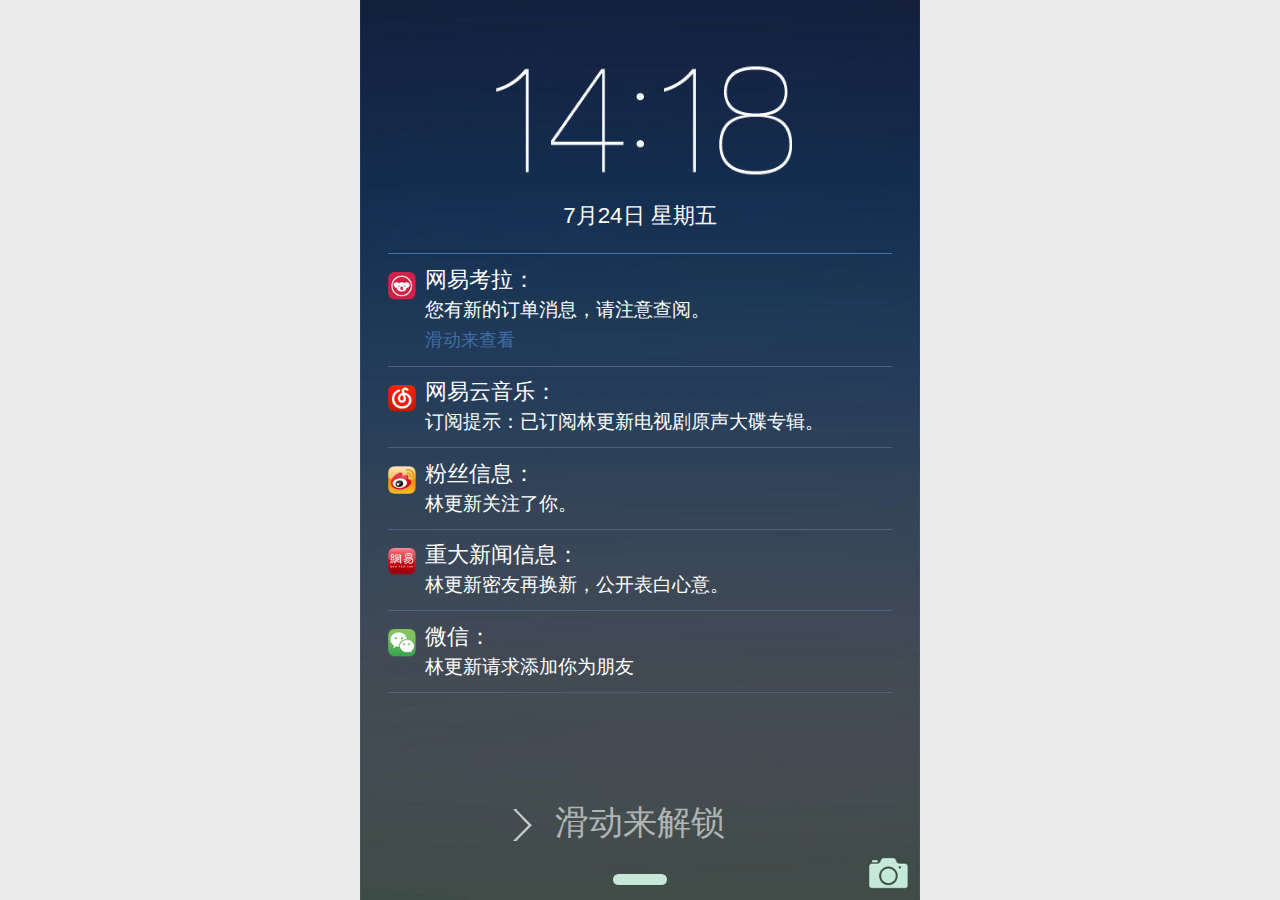
<file: local/index.html>
<!DOCTYPE html>
<html>
<head>
<meta charset="utf-8">
<title>林更新</title>
<meta name="keywords" content="林更新跟你表白了">
<meta name="description" content="林更新跟你表白了">
<meta name="viewport" content="width=device-width,initial-scale=1.0,maximum-scale=1.0,user-scalable=no">
<meta name="format-detection" content="telephone=no">
<meta name="format-detection" content="address=no">
<meta name="applicable-device" content="mobile">
<!--usemin css(pkg/index.css)-->
<link type="text/css" rel="stylesheet" href="css/swiper.css">
<link type="text/css" rel="stylesheet" href="css/index.css">
<!--end-->
</head>
<body>
<div id="share_content" class="hide">
    <p id="share_title" pub-name="分享标题">林更新微信表白，露骨聊天记录曝光！</p>
    <p id="share_desc" pub-name="分享正文"></p>
</div>
<div class="viewtips" id="forhorview">
    <i></i>
    为了更好的体验，请在竖屏下浏览~
</div>

<div id="loading">
    <div class="tip">
    <div class="tip-logo"></div>
    <div class="tip-line">
        <i></i>
    </div>
    <span>0</span>%
    </div>
</div>

<div class="main" id="Jmain">

    <div class="stage stage1">
        <!-- <a href="javascript:;" class="slide-btn" id="Jslidebtn">
            <em></em>
        </a> -->
        <div class="stage-time">
            <div class="time-num time-num1"></div>
            <div class="time-num time-num2"></div>
            <div class="time-dot"></div>
            <div class="time-num time-num3"></div>
            <div class="time-num time-num4"></div>
            <!-- <p>1:03</p> -->
            <p>3月14日 星期一</p>
        </div>
        <div class="m-mess m-messA">
            <p class="m-mess-name">网易考拉：</p>
            <p>您有新的订单消息，请注意查阅。</p>
            <p><span>滑动来查看</span></p>
            <i class="m-mess-icon"></i>
        </div>
        <div class="m-mess m-messB">
            <p class="m-mess-name">网易云音乐：</p>
            <p>订阅提示：已订阅林更新电视剧原声大碟专辑。</p>
            <!-- <p><span>滑动来查看</span></p> -->
            <i class="m-mess-icon"></i>
        </div>
        <div class="m-mess m-messC">
            <p class="m-mess-name">粉丝信息：</p>
            <p>林更新关注了你。</p>
            <!-- <p><span>滑动来查看</span></p> -->
            <i class="m-mess-icon"></i>
        </div>
        <div class="m-mess m-messD">
            <p class="m-mess-name">重大新闻信息：</p>
            <p>林更新密友再换新，公开表白心意。</p>
            <!-- <p><span>滑动来查看</span></p> -->
            <i class="m-mess-icon"></i>
        </div>
        <div class="m-mess m-messE" id="Jmessbtn">
            <p class="m-mess-name">微信：</p>
            <p>林更新请求添加你为朋友</p>
            <!-- <p><span>滑动来查看</span></p> -->
            <i class="m-mess-icon"></i>
        </div>
        <a href="javascript:;" class="slide-btn" id="Jslidebtn">
            <em id="Jslidebtnem"></em> 滑动来解锁
        </a>
        <div class="iconA"></div>
        <div class="iconB"></div>

    </div>


    <div class="stage stage2">
        <div class="m-messwin swiper-container" id="Jmesswin">
            <div class="swiper-wrapper">
                <div class="swiper-slide">
                    <div class="m-messwin-tips">你已添加了林更新，现在可以开始聊天了。</div>
                    <p>
                        <span class="s-icon"></span>
                        <span class="s-txt">终于找到你了，怕再次失去你，请原谅我黑进了你的手机。 </span>
                    </p>
                    <p>
                        <span class="s-icon"></span>
                        <span class="s-txt">担心你饿坏了，所以我帮你订了一堆零食。</span>
                    </p>
                    <p>
                        <span class="s-icon"></span>
                        <span class="s-txt">在你无聊的时候，不用怕，有我电视剧的原声大碟陪着你。 </span>
                    </p>
                    <p>
                        <span class="s-icon"></span>
                        <span class="s-txt">已跟你在微博上互相关注，让我来当你的私人段子手，好吗？  </span>
                    </p>
                    <p>
                        <span class="s-icon"></span>
                        <span class="s-txt">我是真心的，我已跟媒体公开了我们的关系，我们的感情会受到大家 的祝福。 </span>
                    </p>
                    <p>
                        <span class="s-icon"></span>
                        <span class="s-txt">为了防止你太想念我，所以我决定把我的照片发给你，请收好。 </span>
                    </p>
                    <p class="p-imgA">
                        <span class="s-icon"></span>
                        <span class="s-txt s-img"></span>
                    </p>
                    <p class="p-imgB">
                        <span class="s-icon"></span>
                        <span class="s-txt s-img"></span>
                    </p>
                    <p class="p-imgC">
                        <span class="s-icon"></span>
                        <span class="s-txt s-img"></span>
                    </p>
                    <p class="p-imgD">
                        <span class="s-icon"></span>
                        <span class="s-txt s-img"></span>
                    </p>
                    <p class="p-imgE">
                        <span class="s-icon"></span>
                        <span class="s-txt s-img"></span>
                    </p>
                    <p class="p-imgF">
                        <span class="s-icon"></span>
                        <span class="s-txt s-img"></span>
                    </p>
                    <p>
                        <span class="s-icon"></span>
                        <span class="s-txt">你还不理我</span>
                    </p>
                </div>
            </div>
        </div>

        <div class="m-messinput">
            <div class="m-messinput-tool">
                <span></span>
                <span id="Jmessinputtxt"></span>
                <span id="Jmesssent">发送</span>
                <span></span>
            </div>
            <p data-num="0"></p>
            <p data-num="1"></p>
            <a href="javascript:;">发送</a>
        </div>
        <div class="dead-lock" id="Jdead">
            <span></span>
        </div>
        <div class="chose" id="Jchose">
            <div class="chose-con">
                <p>受到林更新表白轰炸骚扰，<br>是否关闭微信？</p>
                <div class="chose-btn">
                    <a href="javascript:;">是！我已<br>不能直视！</a>
                    <a href="javascript:;">不！我就<br>要看！</a>
                </div>
            </div>
        </div>

    </div>

    <div class="stage stage3" id="Jgamestage">
        <div class="bottom-bg"></div>
        <div class="game-top">
            <div class="game-time">
                <i>10</i>
                <span></span>
            </div>
            <div class="game-hit">0</div>
        </div>
        <div class="game-rule">
            若爱，请深爱！<br>
            不爱，请虐待！<br>
            暴虐小新10秒，<br>
            不然他还会咬住你不放哦！<br>
            <span>（请10秒内连击屏幕）</span>
        </div>
        <div class="game-peo">
            <span></span>
        </div>
        <a href="javascript:;" class="game-play" id="Jgameplay"></a>
        <div class="game-btn">
            <a href="javascript:;"></a>
            <a href="javascript:;"></a>
        </div>
        <div class="num">
            <i>3</i>
        </div>
        <div class="end-tip" id="Jendtip"></div>


    </div>
    <div class="stage stage4">
        <video class="video-box" id="Jvideo" x-webkit-airplay="true" webkit-playsinline="true" preload="auto" src="data/gaobai.mp4"></video>
    </div>

    <div class="stage stage5">
        <a class="stage-video" href="javascript:;" id="Jvideobtn">
            <span></span>
        </a>
        <a href="javascript:;" class="btn btnA" id="Jstage4btnA"></a>
        <!-- <p class="p2"></p>
        <a href="http://jshm.163.com/m/" class="btn btnB"></a> -->
        <div id="NIE-share-m" class="NIE-share-m">
            <div class="NIE-share-guide"><div class="arrow_line"><em></em><i></i><span></span></div><p>点击右上角<br>分享到朋友圈吧！</p></div>
        </div>
    </div>

    <div class="new-share-pop">
        <div class="share-pop-content"></div>
    </div>

    <audio id="Jaudiomess" class="media-audio" src="data/mess.mp3" preload="">
    <audio id="Jaudiounlock" class="media-audio" src="data/unlock.mp3" preload="">
    </audio>
    <audio class="media-audio Jaudiowuqi" src="data/wq1.mp3"></audio>
    <audio class="media-audio Jaudiowuqi" src="data/wq2.mp3"></audio>
    <audio class="media-audio Jaudiowuqi" src="data/wq2.mp3"></audio>
    <audio class="media-audio Jaudiowuqi" src="data/wq2.mp3"></audio>
    <audio class="media-audio Jaudiowuqi" src="data/wq2.mp3"></audio>

    <div class="new-share-pop">
        <div class="share-pop-content"></div>
    </div>

</audio></div>
<script src="http://res.wx.qq.com/open/js/jweixin-1.0.0.js"></script>
<script>document.write('<script src="http://www.huihaicenter.com/api/wx/jssdk.php?url=' + encodeURIComponent(window.location.href) + '"><\/script>');</script>
<!--usemin js(pkg/share.js)-->
<script charset="utf-8" src="js/app/share.js"></script>
<!--end-->

<!--usemin js(pkg/lib.js)-->
<script charset="utf-8" src="js/lib/zepto.min.js"></script>
<script charset="utf-8" src="js/lib/swiper.js"></script>
<!--end-->

<!--usemin js(pkg/index.js)-->
<script charset="utf-8" src="js/lib/preloadjs.min.js"></script>
<script charset="utf-8" src="js/app/index.js"></script>
<!--end-->
<script type="text/javascript">var cnzz_protocol = (("https:" == document.location.protocol) ? " https://" : " http://");document.write(unescape("%3Cspan id='cnzz_stat_icon_1257952755'%3E%3C/span%3E%3Cscript src='" + cnzz_protocol + "s95.cnzz.com/z_stat.php%3Fid%3D1257952755' type='text/javascript'%3E%3C/script%3E"));</script>
</body>
</html>
</file>
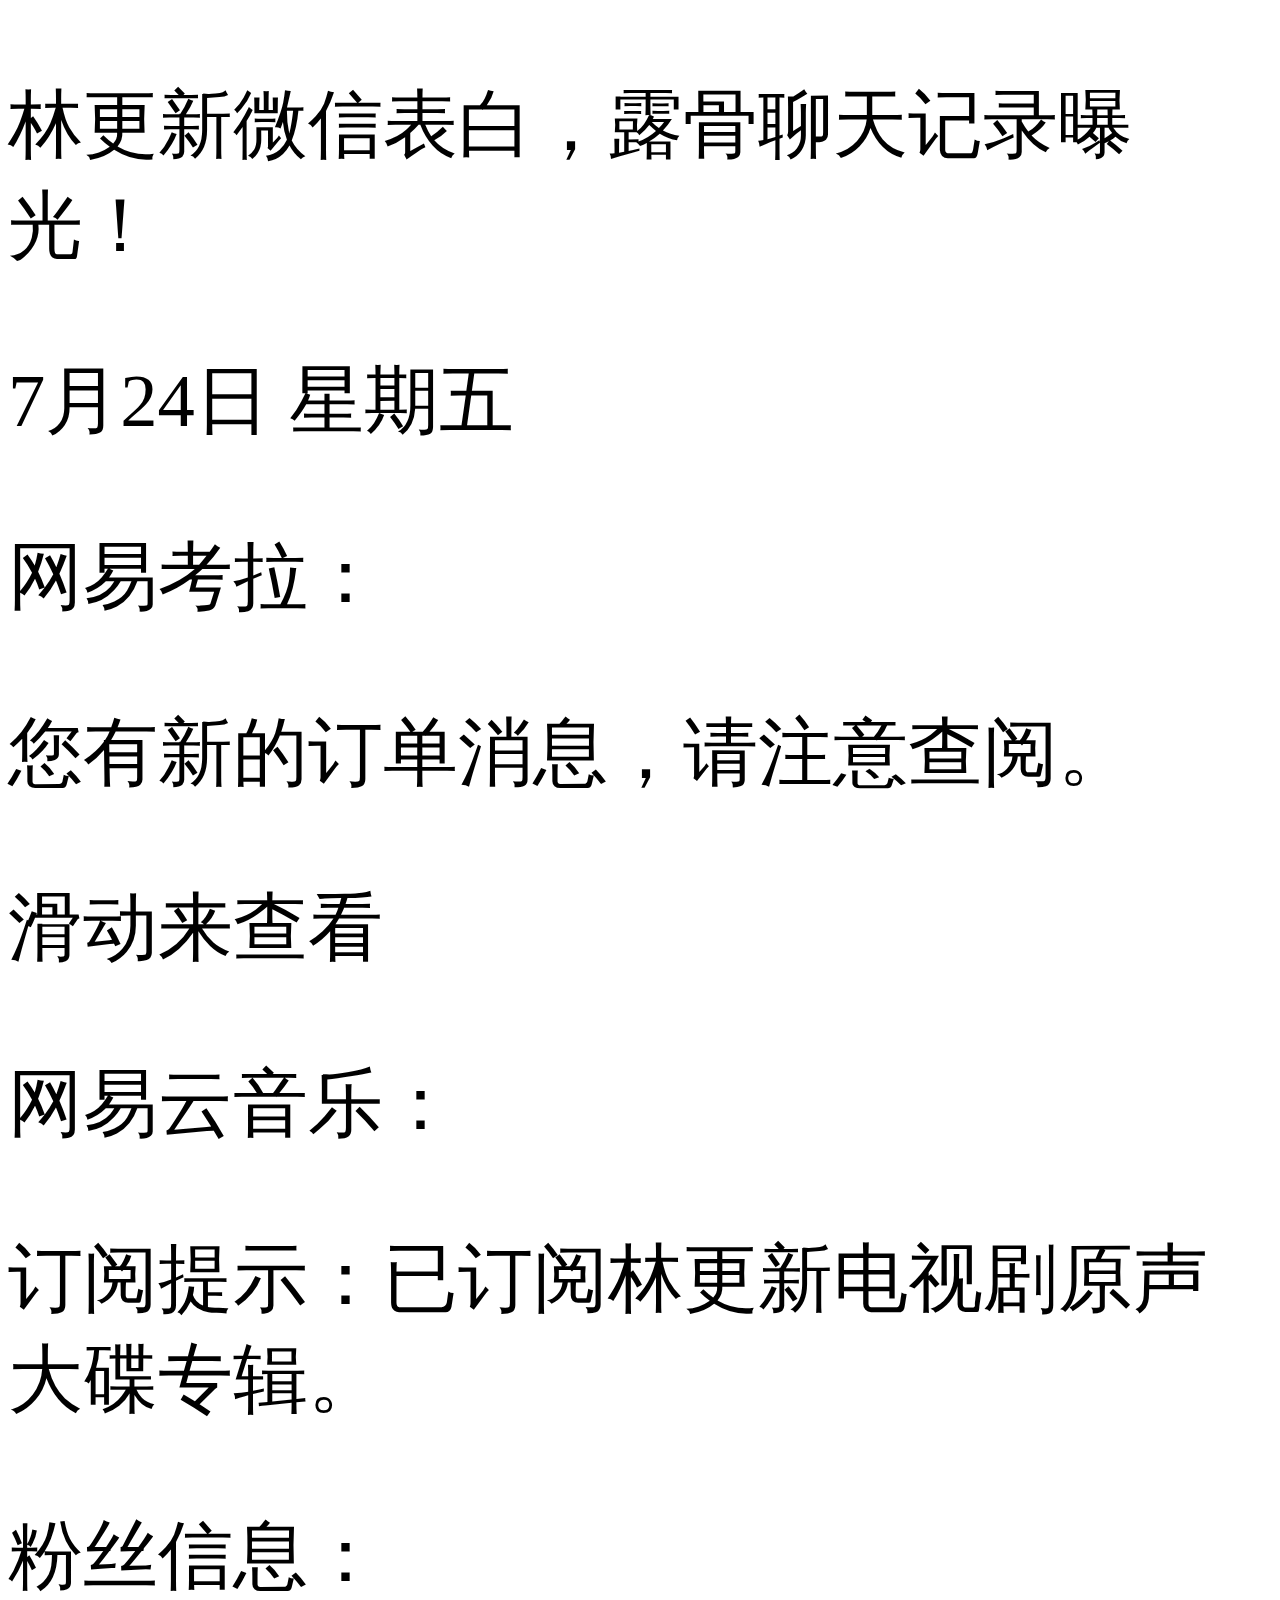
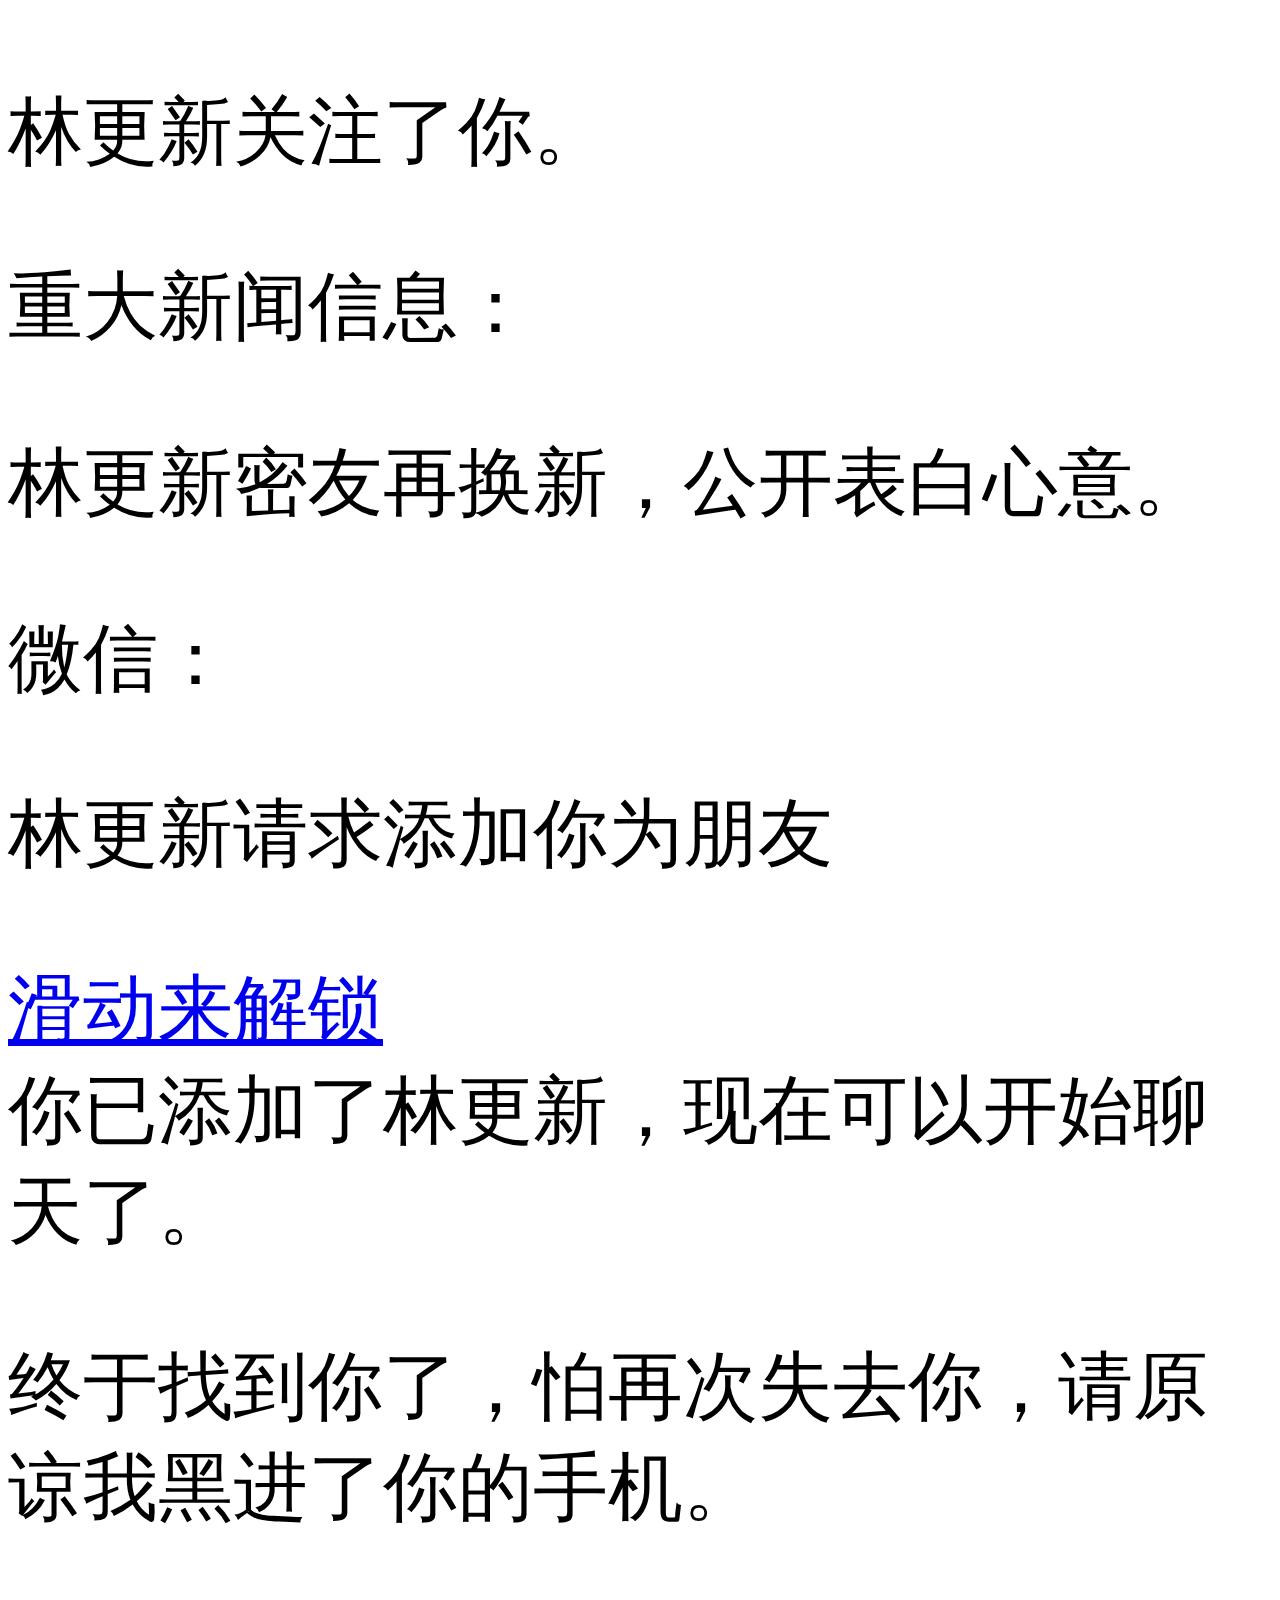
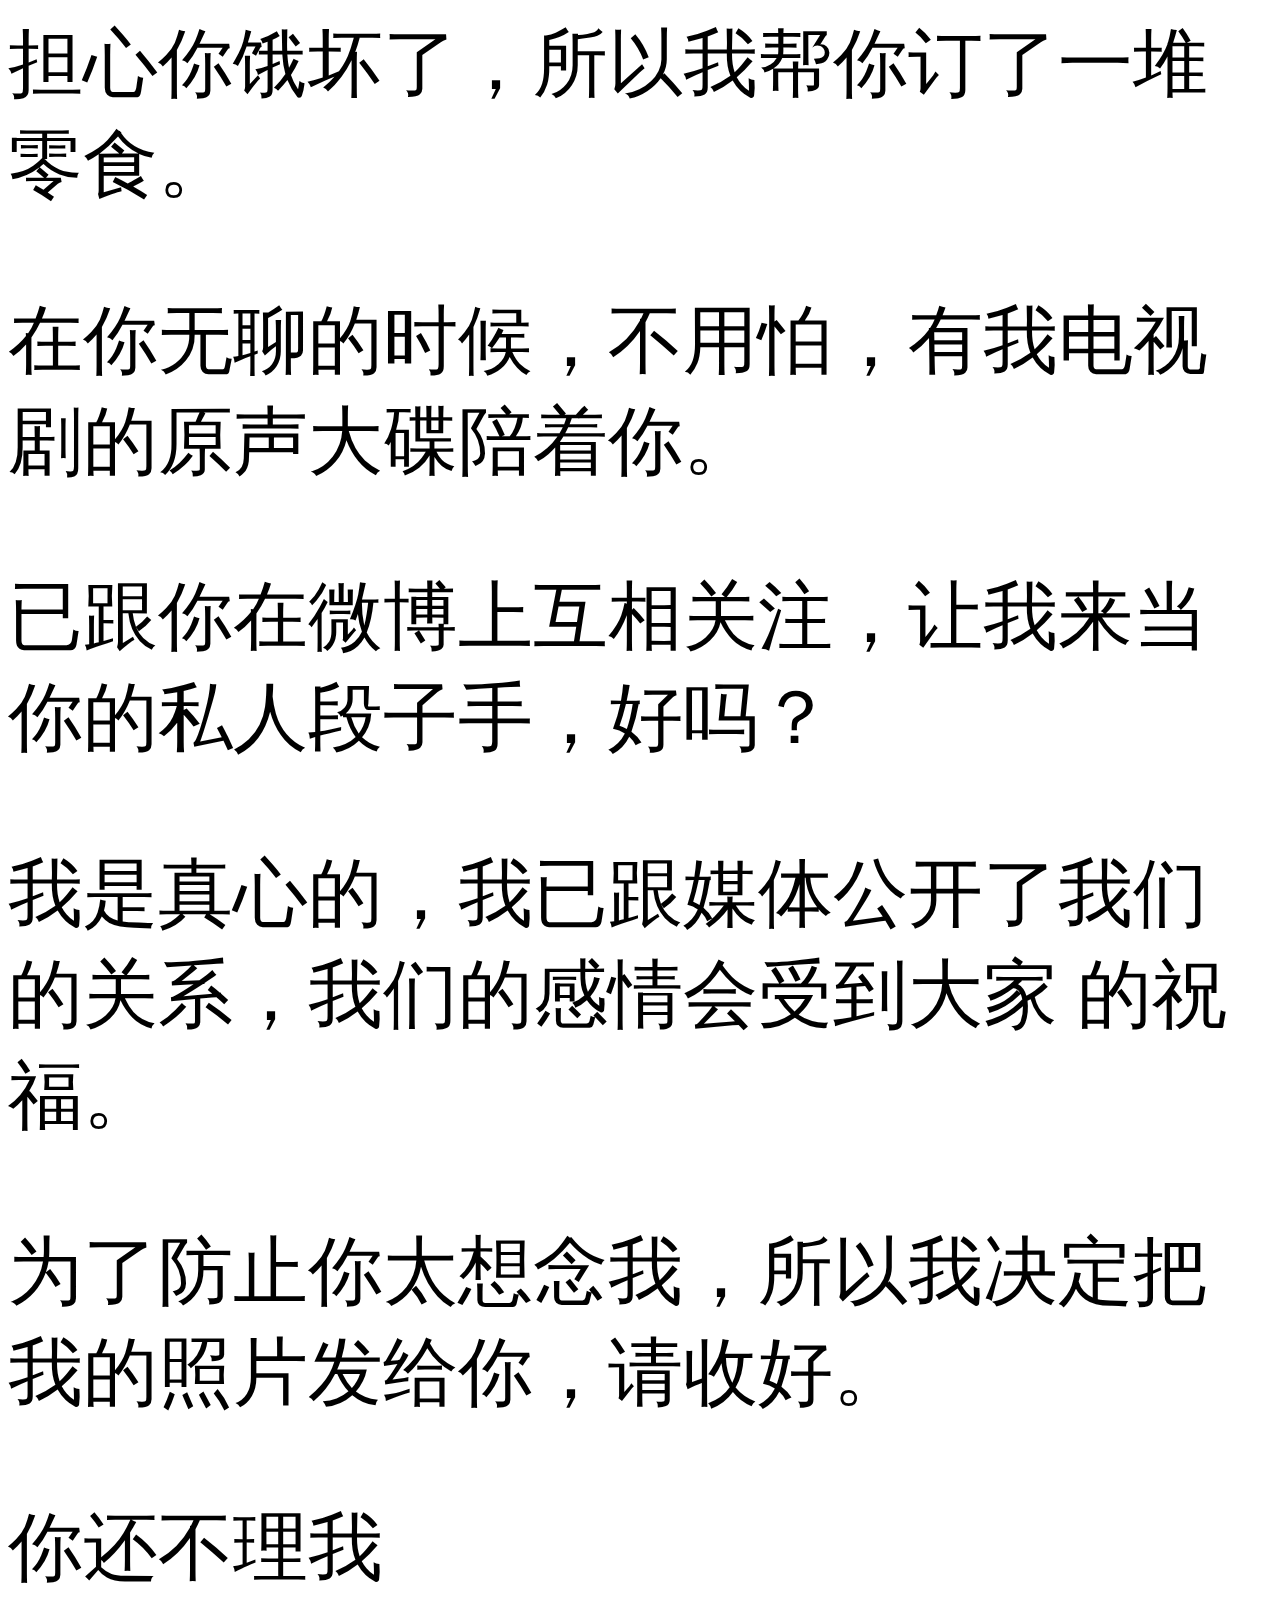
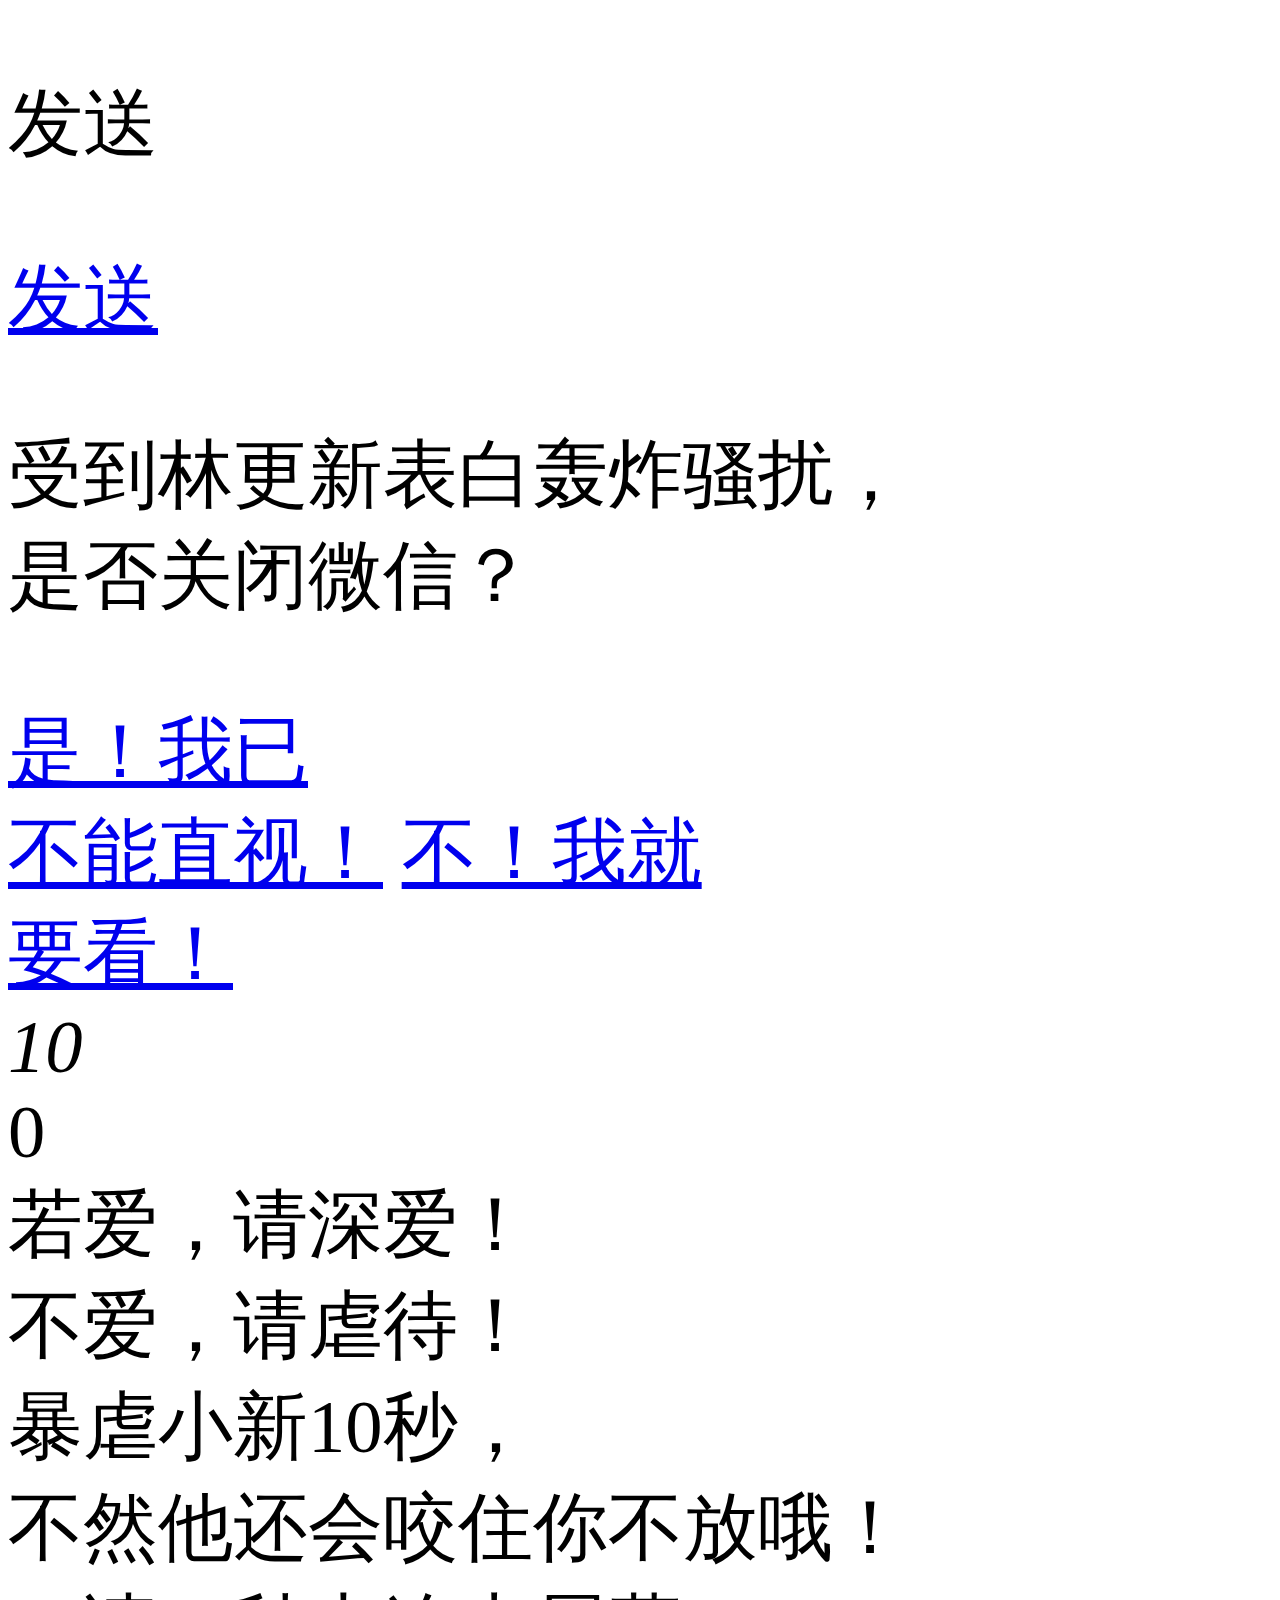
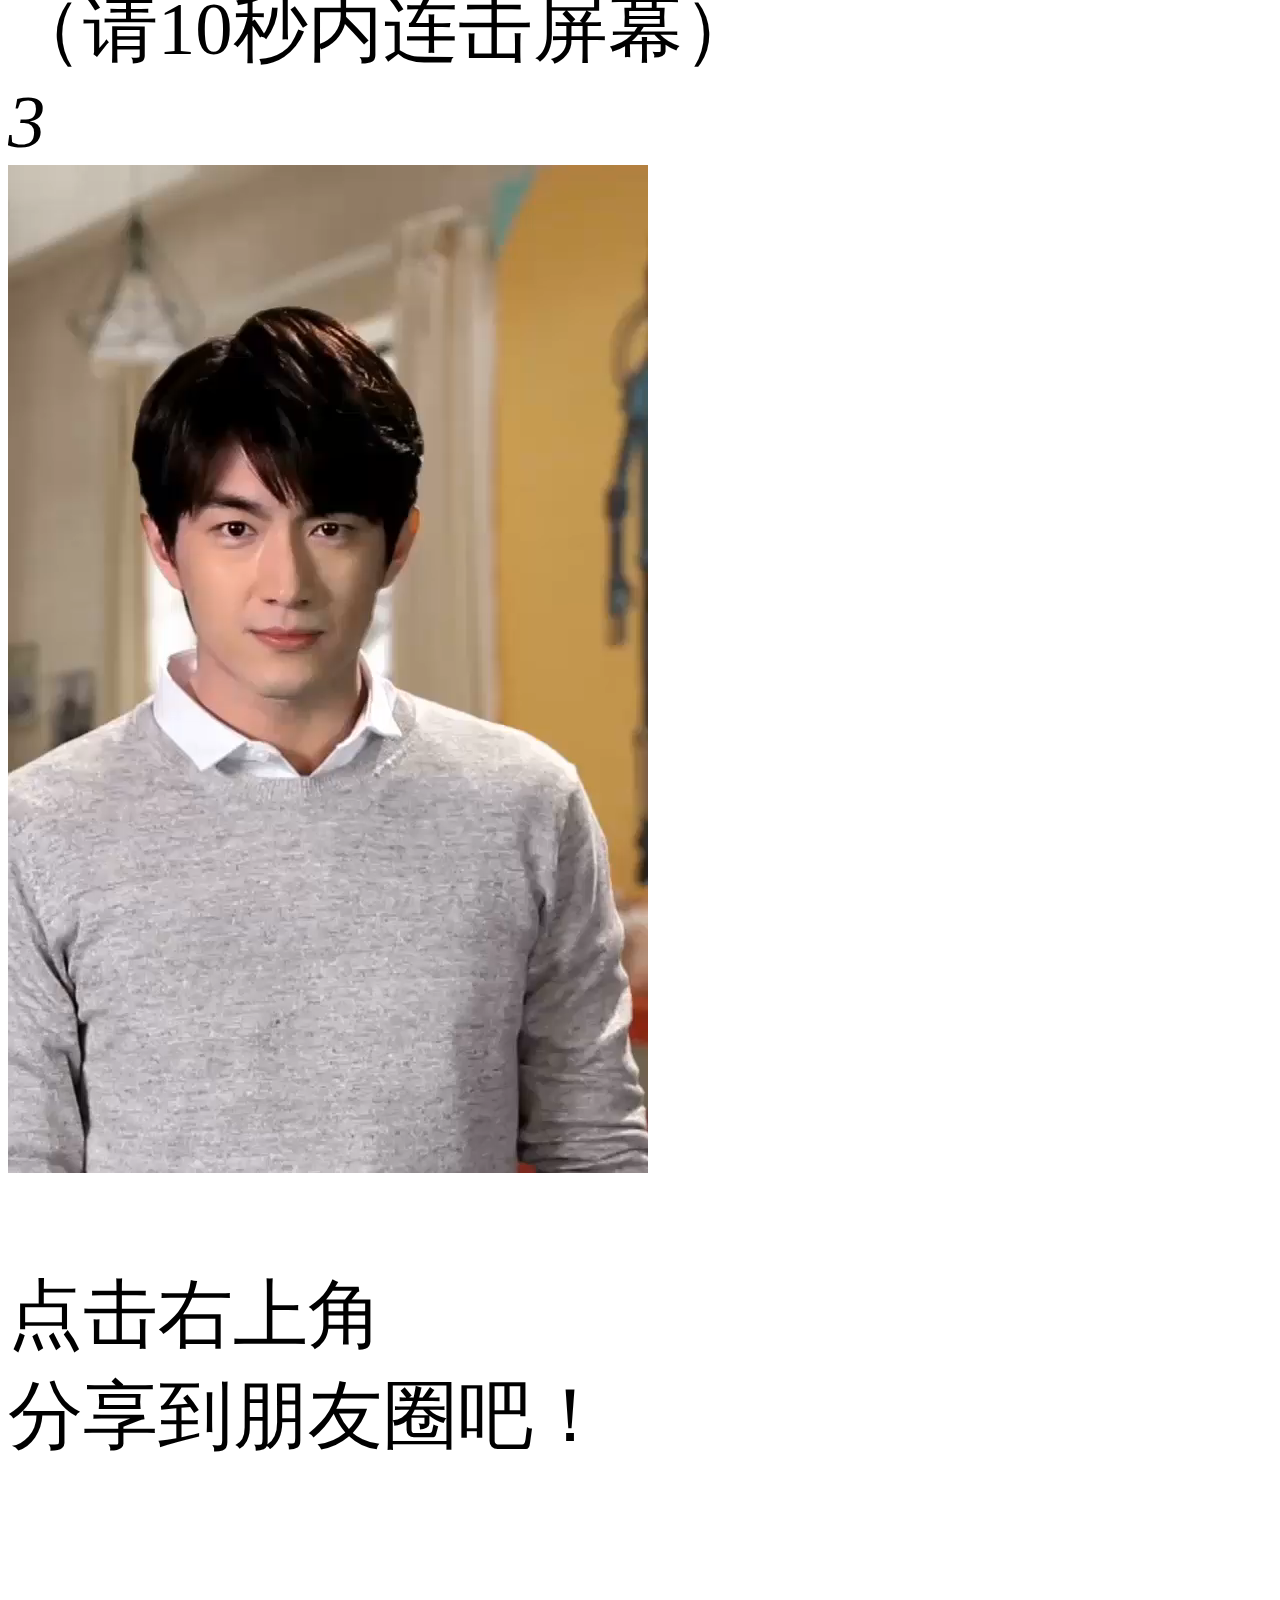
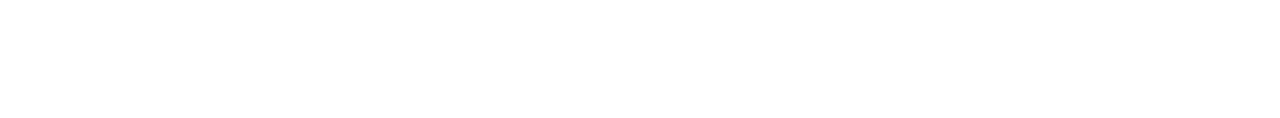
<file: src/index.html>
<!DOCTYPE html>
<html>
<head>
<meta charset="utf-8">
<title>林更新</title>
<meta name="keywords" content="林更新跟你表白了" />
<meta name="description" content="林更新跟你表白了" />
<meta name="viewport" content="width=device-width,initial-scale=1.0,maximum-scale=1.0,user-scalable=no"/>
<meta name="format-detection" content="telephone=no"/>
<meta name="format-detection" content="address=no"/>
<meta name="applicable-device"content="mobile">
<!--usemin css(pkg/index.css)-->
<link type="text/css" rel="stylesheet" href="css/swiper.css">
<link type="text/css" rel="stylesheet" href="css/index.less">
<!--end-->
</head>
<body>
<div id="share_content" class="hide">
    <p id="share_title" pub-name="分享标题">林更新微信表白，露骨聊天记录曝光！</p>
    <p id="share_desc" pub-name="分享正文"></p>
</div>
<div class="viewtips" id="forhorview">
    <i></i>
    为了更好的体验，请在竖屏下浏览~
</div>

<div id="loading">
    <div class="tip">
    <div class="tip-logo"></div>
    <div class="tip-line">
        <i></i>
    </div>
    <span>0</span>%
    </div>
</div>

<div class="main" id="Jmain">

    <div class="stage stage1">
        <!-- <a href="javascript:;" class="slide-btn" id="Jslidebtn">
            <em></em>
        </a> -->
        <div class="stage-time">
            <div class="time-num time-num1"></div>
            <div class="time-num time-num2"></div>
            <div class="time-dot"></div>
            <div class="time-num time-num3"></div>
            <div class="time-num time-num4"></div>
            <!-- <p>1:03</p> -->
            <p>3月14日 星期一</p>
        </div>
        <div class="m-mess m-messA">
            <p class="m-mess-name">网易考拉：</p>
            <p>您有新的订单消息，请注意查阅。</p>
            <p><span>滑动来查看</span></p>
            <i class="m-mess-icon"></i>
        </div>
        <div class="m-mess m-messB">
            <p class="m-mess-name">网易云音乐：</p>
            <p>订阅提示：已订阅林更新电视剧原声大碟专辑。</p>
            <!-- <p><span>滑动来查看</span></p> -->
            <i class="m-mess-icon"></i>
        </div>
        <div class="m-mess m-messC">
            <p class="m-mess-name">粉丝信息：</p>
            <p>林更新关注了你。</p>
            <!-- <p><span>滑动来查看</span></p> -->
            <i class="m-mess-icon"></i>
        </div>
        <div class="m-mess m-messD">
            <p class="m-mess-name">重大新闻信息：</p>
            <p>林更新密友再换新，公开表白心意。</p>
            <!-- <p><span>滑动来查看</span></p> -->
            <i class="m-mess-icon"></i>
        </div>
        <div class="m-mess m-messE" id="Jmessbtn">
            <p class="m-mess-name">微信：</p>
            <p>林更新请求添加你为朋友</p>
            <!-- <p><span>滑动来查看</span></p> -->
            <i class="m-mess-icon"></i>
        </div>
        <a href="javascript:;" class="slide-btn" id="Jslidebtn">
            <em id="Jslidebtnem"></em> 滑动来解锁
        </a>
        <div class="iconA"></div>
        <div class="iconB"></div>

    </div>


    <div class="stage stage2">
        <div class="m-messwin swiper-container" id="Jmesswin">
            <div class="swiper-wrapper">
                <div class="swiper-slide">
                    <div class="m-messwin-tips">你已添加了林更新，现在可以开始聊天了。</div>
                    <p>
                        <span class="s-icon"></span>
                        <span class="s-txt">终于找到你了，怕再次失去你，请原谅我黑进了你的手机。 </span>
                    </p>
                    <p>
                        <span class="s-icon"></span>
                        <span class="s-txt">担心你饿坏了，所以我帮你订了一堆零食。</span>
                    </p>
                    <p>
                        <span class="s-icon"></span>
                        <span class="s-txt">在你无聊的时候，不用怕，有我电视剧的原声大碟陪着你。 </span>
                    </p>
                    <p>
                        <span class="s-icon"></span>
                        <span class="s-txt">已跟你在微博上互相关注，让我来当你的私人段子手，好吗？  </span>
                    </p>
                    <p>
                        <span class="s-icon"></span>
                        <span class="s-txt">我是真心的，我已跟媒体公开了我们的关系，我们的感情会受到大家 的祝福。 </span>
                    </p>
                    <p>
                        <span class="s-icon"></span>
                        <span class="s-txt">为了防止你太想念我，所以我决定把我的照片发给你，请收好。 </span>
                    </p>
                    <p class="p-imgA">
                        <span class="s-icon"></span>
                        <span class="s-txt s-img"></span>
                    </p>
                    <p class="p-imgB">
                        <span class="s-icon"></span>
                        <span class="s-txt s-img"></span>
                    </p>
                    <p class="p-imgC">
                        <span class="s-icon"></span>
                        <span class="s-txt s-img"></span>
                    </p>
                    <p class="p-imgD">
                        <span class="s-icon"></span>
                        <span class="s-txt s-img"></span>
                    </p>
                    <p class="p-imgE">
                        <span class="s-icon"></span>
                        <span class="s-txt s-img"></span>
                    </p>
                    <p class="p-imgF">
                        <span class="s-icon"></span>
                        <span class="s-txt s-img"></span>
                    </p>
                    <p>
                        <span class="s-icon"></span>
                        <span class="s-txt">你还不理我</span>
                    </p>
                </div>
            </div>
        </div>

        <div class="m-messinput">
            <div class="m-messinput-tool">
                <span></span>
                <span id="Jmessinputtxt"></span>
                <span id="Jmesssent">发送</span>
                <span></span>
            </div>
            <p data-num="0"></p>
            <p data-num="1"></p>
            <a href="javascript:;">发送</a>
        </div>
        <div class="dead-lock" id="Jdead">
            <span></span>
        </div>
        <div class="chose" id="Jchose">
            <div class="chose-con">
                <p>受到林更新表白轰炸骚扰，<br/>是否关闭微信？</p>
                <div class="chose-btn">
                    <a href="javascript:;">是！我已<br/>不能直视！</a>
                    <a href="javascript:;">不！我就<br/>要看！</a>
                </div>
            </div>
        </div>

    </div>

    <div class="stage stage3" id="Jgamestage">
        <div class="bottom-bg"></div>
        <div class="game-top">
            <div class="game-time">
                <i>10</i>
                <span></span>
            </div>
            <div class="game-hit">0</div>
        </div>
        <div class="game-rule">
            若爱，请深爱！<br/>
            不爱，请虐待！<br/>
            暴虐小新10秒，<br/>
            不然他还会咬住你不放哦！<br/>
            <span>（请10秒内连击屏幕）</span>
        </div>
        <div class="game-peo">
            <span></span>
        </div>
        <a href="javascript:;" class="game-play" id="Jgameplay"></a>
        <div class="game-btn">
            <a href="javascript:;"></a>
            <a href="javascript:;"></a>
        </div>
        <div class="num">
            <i>3</i>
        </div>
        <div class="end-tip" id="Jendtip"></div>


    </div>
    <div class="stage stage4">
        <video class="video-box" id="Jvideo"  x-webkit-airplay="true" webkit-playsinline="true" preload="auto"  src="data/gaobai.mp4"></video>
    </div>

    <div class="stage stage5">
        <a class="stage-video" href="javascript:;" id="Jvideobtn">
            <span></span>
        </a>
        <a href="javascript:;" class="btn btnA" id="Jstage4btnA"></a>
        <!-- <p class="p2"></p>
        <a href="http://jshm.163.com/m/" class="btn btnB"></a> -->
        <div id="NIE-share-m" class="NIE-share-m">
            <div class="NIE-share-guide"><div class="arrow_line"><em></em><i></i><span></span></div><p>点击右上角<br>分享到朋友圈吧！</p></div>
        </div>
    </div>

    <div class="new-share-pop">
        <div class="share-pop-content"></div>
    </div>

    <audio id="Jaudiomess" class="media-audio" src="data/mess.mp3" preload="">
    <audio id="Jaudiounlock" class="media-audio" src="data/unlock.mp3" preload="">
    </audio>
    <audio class="media-audio Jaudiowuqi" src="data/wq1.mp3"></audio>
    <audio class="media-audio Jaudiowuqi" src="data/wq2.mp3"></audio>
    <audio class="media-audio Jaudiowuqi" src="data/wq2.mp3"></audio>
    <audio class="media-audio Jaudiowuqi" src="data/wq2.mp3"></audio>
    <audio class="media-audio Jaudiowuqi" src="data/wq2.mp3"></audio>

    <div class="new-share-pop">
        <div class="share-pop-content"></div>
    </div>

</div>
<script src="http://res.wx.qq.com/open/js/jweixin-1.0.0.js"></script>
<script>document.write('<script src="http://www.huihaicenter.com/api/wx/jssdk.php?url=' + encodeURIComponent(window.location.href) + '"><\/script>');</script>
<!--usemin js(pkg/share.js)-->
<script charset="utf-8" src="js/app/share.js"></script>
<!--end-->

<!--usemin js(pkg/lib.js)-->
<script charset="utf-8" src="js/lib/zepto.min.js"></script>
<script charset="utf-8" src="js/lib/swiper.js"></script>
<!--end-->

<!--usemin js(pkg/index.js)-->
<script charset="utf-8" src="js/lib/preloadjs.min.js"></script>
<script charset="utf-8" src="js/app/index.js"></script>
<!--end-->
<script type="text/javascript">var cnzz_protocol = (("https:" == document.location.protocol) ? " https://" : " http://");document.write(unescape("%3Cspan id='cnzz_stat_icon_1257952755'%3E%3C/span%3E%3Cscript src='" + cnzz_protocol + "s95.cnzz.com/z_stat.php%3Fid%3D1257952755' type='text/javascript'%3E%3C/script%3E"));</script>
</body>
</html>
</file>
<file: local/css/index.css>
@charset "gb2312";
html {
  -ms-text-size-adjust: 100%;
  -webkit-text-size-adjust: 100%;
}
ul,
li,
div,
p,
body,
dl,
dt,
dd {
  margin: 0;
  padding: 0;
  text-align: left;
}
input {
  padding: 0;
  border-radius: 0;
}
button,
input,
select,
textarea {
  font-family: inherit;
  font-size: 100%;
  margin: 0;
  vertical-align: baseline;
  outline: none;
}
button,
html input[type="button"],
input[type="reset"],
input[type="submit"] {
  -webkit-appearance: button;
  cursor: pointer;
}
button[disabled],
input[disabled] {
  cursor: default;
}
input[type="checkbox"],
input[type="radio"] {
  box-sizing: border-box;
  padding: 0;
}
input[type="search"] {
  -webkit-appearance: textfield;
  -moz-box-sizing: content-box;
  -webkit-box-sizing: content-box;
  box-sizing: content-box;
}
input[type="search"]::-webkit-search-decoration {
  -webkit-appearance: none;
}
button::-moz-focus-inner,
input::-moz-focus-inner {
  border: 0;
  padding: 0;
}
input[type="number"]::-webkit-inner-spin-button,
input[type="number"]::-webkit-outer-spin-button {
  height: auto;
}
li {
  list-style: none;
}
a {
  text-decoration: none;
  color: #000000;
}
img {
  vertical-align: top;
  width: 100%;
}
.hide {
  display: none;
}
body,
html {
  background: #001424;
  text-align: left;
  height: 100%;
  width: 100%;
  font-family: "Microsoft YaHei", "Helvetica Neue", Arial, HelveticaNeue, "Helvetica-Neue", Helvetica, "BBAlpha Sans", sans-serif;
  font-weight: normal;
  overflow: hidden;
}
* {
  -webkit-tap-highlight-color: rgba(14, 159, 111, 0);
  -webkit-touch-callout: none;
}
.main {
  margin: 0 auto;
  overflow: hidden;
  position: relative;
}
@media only screen and (min-width: 1025px) {
  .main {
    max-width: 7.5rem;
  }
}
html {
  font-size: 312.5%;
}
@media screen and (max-width: 359px) and (orientation: portrait) {
  html {
    font-size: 266.67%;
  }
}
@media screen and (min-width: 360px) and (max-width: 374px) and (orientation: portrait) {
  html {
    font-size: 300%;
  }
}
@media screen and (min-width: 384px) and (max-width: 399px) and (orientation: portrait) {
  html {
    font-size: 320%;
  }
}
@media screen and (min-width: 400px) and (max-width: 413px) and (orientation: portrait) {
  html {
    font-size: 333.33%;
  }
}
@media screen and (min-width: 414px) and (max-width: 431px) and (orientation: portrait) {
  html {
    font-size: 345%;
  }
}
@media screen and (min-width: 432px) and (max-width: 479px) and (orientation: portrait) {
  html {
    font-size: 360%;
  }
}
@media screen and (min-width: 480px) and (max-width: 639px) and (orientation: portrait) {
  html {
    font-size: 400%;
  }
}
@media screen and (min-width: 640px) and (orientation: portrait) {
  html {
    font-size: 533.33%;
  }
}
.viewtips {
  position: fixed;
  width: 100%;
  height: 120%;
  background: rgba(0, 0, 0, 0.8);
  color: #fff;
  font-size: 0.32rem;
  text-align: center;
  z-index: 300;
  display: none;
}
.viewtips i {
  display: block;
  width: 1.34rem;
  height: 2.18rem;
  background-image: url(../img/turn.png);
  background-repeat: no-repeat;
  background-size: 100%;
  margin: 10% auto 0.3rem;
  -webkit-transform: rotate(90deg);
  -moz-transform: rotate(90deg);
  -ms-transform: rotate(90deg);
  transform: rotate(90deg);
  -webkit-animation: rotation infinite 2s ease-in-out both;
  -moz-animation: rotation infinite 2s ease-in-out both;
  -ms-animation: rotation infinite 2s ease-in-out both;
  animation: rotation infinite 2s ease-in-out both;
}
@-webkit-keyframes rotation {
  0% {
    -webkit-transform: rotate(90deg);
  }
  50% {
    -webkit-transform: rotate(0deg);
  }
  100% {
    -webkit-transform: rotate(90deg);
  }
}
@-moz-keyframes rotation {
  0% {
    -moz-transform: rotate(90deg);
  }
  50% {
    -moz-transform: rotate(0deg);
  }
  100% {
    -moz-transform: rotate(90deg);
  }
}
@-o-keyframes rotation {
  0% {
    -o-transform: rotate(90deg);
  }
  50% {
    -o-transform: rotate(0deg);
  }
  100% {
    -o-transform: rotate(90deg);
  }
}
@-ms-keyframes rotation {
  0% {
    -ms-transform: rotate(90deg);
  }
  50% {
    -ms-transform: rotate(0deg);
  }
  100% {
    -ms-transform: rotate(90deg);
  }
}
@keyframes rotation {
  0% {
    transform: rotate(90deg);
  }
  50% {
    transform: rotate(0deg);
  }
  100% {
    transform: rotate(90deg);
  }
}
body {
  background: #ebebeb;
}
#loading {
  position: fixed;
  z-index: 999999;
  left: 0;
  right: 0;
  top: 0;
  bottom: 0;
  background-color: #000;
  background-repeat: no-repeat;
  background-size: 100%;
  background-image: url(../img/bg00.jpg);
}
@-webkit-keyframes loadingani {
  to {
    background-position: 0 -5rem;
  }
}
#loading .tip-logo {
  width: 2.6rem;
  height: 2.5rem;
  margin: 0 auto;
  background: url(../img/loading.png);
  background-size: 100% auto;
  -webkit-animation: loadingani 0.5s steps(2, end) infinite;
}
#loading .tip-line {
  width: 3.68rem;
  background-color: #fff;
  height: 0.03rem;
  margin: 0.3rem auto 0.1rem;
}
#loading .tip-line i {
  height: 100%;
  width: 0;
  display: block;
  background-color: #1d4a8b;
}
#loading .tip {
  position: absolute;
  width: 100%;
  left: 0;
  top: 50%;
  -webkit-transform: translateY(-50%);
  -moz-transform: translateY(-50%);
  -ms-transform: translateY(-50%);
  transform: translateY(-50%);
  font-size: 0.4rem;
  color: #000;
  text-align: center;
}
.main {
  display: none;
  height: 100%;
  background-color: #ebebeb;
}
.main.shake {
  -webkit-animation: shakeScale 0.6s 0s ease-out 3 both;
  -moz-animation: shakeScale 0.6s 0s ease-out 3 both;
  -ms-animation: shakeScale 0.6s 0s ease-out 3 both;
  animation: shakeScale 0.6s 0s ease-out 3 both;
}
@-webkit-keyframes shakeScale {
  0%,
  100% {
    -webkit-transform: scale3d(1, 1, 1);
  }
  10%,
  30%,
  50%,
  70%,
  90% {
    -webkit-transform: scale3d(1.02, 1.1, 1);
  }
  20%,
  40%,
  60%,
  80% {
    -webkit-transform: scale3d(1, 1, 1);
  }
}
@-moz-keyframes shakeScale {
  0%,
  100% {
    -moz-transform: scale3d(1, 1, 1);
  }
  10%,
  30%,
  50%,
  70%,
  90% {
    -moz-transform: scale3d(1.02, 1.1, 1);
  }
  20%,
  40%,
  60%,
  80% {
    -moz-transform: scale3d(1, 1, 1);
  }
}
@-o-keyframes shakeScale {
  0%,
  100% {
    -o-transform: scale3d(1, 1, 1);
  }
  10%,
  30%,
  50%,
  70%,
  90% {
    -o-transform: scale3d(1.02, 1.1, 1);
  }
  20%,
  40%,
  60%,
  80% {
    -o-transform: scale3d(1, 1, 1);
  }
}
@-ms-keyframes shakeScale {
  0%,
  100% {
    -ms-transform: scale3d(1, 1, 1);
  }
  10%,
  30%,
  50%,
  70%,
  90% {
    -ms-transform: scale3d(1.02, 1.1, 1);
  }
  20%,
  40%,
  60%,
  80% {
    -ms-transform: scale3d(1, 1, 1);
  }
}
@keyframes shakeScale {
  0%,
  100% {
    transform: scale3d(1, 1, 1);
  }
  10%,
  30%,
  50%,
  70%,
  90% {
    transform: scale3d(1.02, 1.1, 1);
  }
  20%,
  40%,
  60%,
  80% {
    transform: scale3d(1, 1, 1);
  }
}
.stage {
  position: relative;
  z-index: 1;
  overflow: hidden;
  width: 100%;
  height: 100%;
  background-size: 100%;
  background-repeat: no-repeat;
  opacity: 0;
  display: none;
  -webkit-transition: opacity ease 0.3s;
  -moz-transition: opacity ease 0.3s;
  -ms-transition: opacity ease 0.3s;
  transition: opacity ease 0.3s;
}
.stage.show {
  opacity: 1;
}
.stage1 {
  box-sizing: border-box;
  padding-top: 0.6rem;
  background-color: #465650;
  background-image: url(../img/bg01.jpg);
}
.stage1 .stage-time {
  color: #fff;
  font-size: 0.3rem;
  border-bottom: 1px solid #466fb0;
  margin: 0 auto;
  padding-bottom: 0.3rem;
  width: 90%;
  text-align: center;
}
.stage1 .stage-time .time-num {
  display: inline-block;
  width: 1.1rem;
  height: 2rem;
}
.stage1 .stage-time .time-num.type-0 {
  background: url(../img/num-0.png);
  background-size: 100% 100%;
}
.stage1 .stage-time .time-num.type-1 {
  width: 0.77rem;
  background: url(../img/num-1.png);
  background-size: 100% 100%;
}
.stage1 .stage-time .time-num.type-2 {
  background: url(../img/num-2.png);
  background-size: 100% 100%;
}
.stage1 .stage-time .time-num.type-3 {
  background: url(../img/num-3.png);
  background-size: 100% 100%;
}
.stage1 .stage-time .time-num.type-4 {
  background: url(../img/num-4.png);
  background-size: 100% 100%;
}
.stage1 .stage-time .time-num.type-5 {
  background: url(../img/num-5.png);
  background-size: 100% 100%;
}
.stage1 .stage-time .time-num.type-6 {
  background: url(../img/num-6.png);
  background-size: 100% 100%;
}
.stage1 .stage-time .time-num.type-7 {
  background: url(../img/num-7.png);
  background-size: 100% 100%;
}
.stage1 .stage-time .time-num.type-8 {
  background: url(../img/num-8.png);
  background-size: 100% 100%;
}
.stage1 .stage-time .time-num.type-9 {
  background: url(../img/num-9.png);
  background-size: 100% 100%;
}
.stage1 .stage-time .time-dot {
  display: inline-block;
  width: 0.125rem;
  height: 2rem;
  background: url(../img/num-dot.png);
  background-size: 100% 100%;
}
.stage1 .stage-time p {
  width: 100%;
  margin: 0 auto;
  text-align: center;
}
.stage1 .m-mess {
  width: 90%;
  padding: 0.14rem 0;
  margin: 0 auto;
  position: relative;
  border-bottom: 1px solid #4f637e;
}
.stage1 .m-mess p {
  padding-left: 0.5rem;
  font-size: 0.26rem;
  color: #fff;
  line-height: 0.4rem;
}
.stage1 .m-mess p span {
  font-size: 0.24rem;
  color: #3f6ea7;
}
.stage1 .m-mess p.m-mess-name {
  font-size: 0.3rem;
}
.stage1 .m-mess .m-mess-icon {
  position: absolute;
  width: 0.37rem;
  height: 0.37rem;
  left: 0;
  top: 0.24rem;
  background-size: auto 100%;
  background-repeat: no-repeat;
}
.stage1 .m-mess.m-messA {
  -webkit-animation: fadeInUp ease-out 0.3s 0s backwards;
  -moz-animation: fadeInUp ease-out 0.3s 0s backwards;
  -ms-animation: fadeInUp ease-out 0.3s 0s backwards;
  animation: fadeInUp ease-out 0.3s 0s backwards;
}
@-webkit-keyframes fadeInUp {
  0% {
    opacity: 0;
    filter: alpha(opacity=0);
    -webkit-transform: translate3d(0, 50%, 0);
  }
  100% {
    opacity: 1;
    filter: alpha(opacity=100);
    -webkit-transform: none;
  }
}
@-moz-keyframes fadeInUp {
  0% {
    opacity: 0;
    filter: alpha(opacity=0);
    -moz-transform: translate3d(0, 50%, 0);
  }
  100% {
    opacity: 1;
    filter: alpha(opacity=100);
    -moz-transform: none;
  }
}
@-o-keyframes fadeInUp {
  0% {
    opacity: 0;
    filter: alpha(opacity=0);
    -o-transform: translate3d(0, 50%, 0);
  }
  100% {
    opacity: 1;
    filter: alpha(opacity=100);
    -o-transform: none;
  }
}
@-ms-keyframes fadeInUp {
  0% {
    opacity: 0;
    filter: alpha(opacity=0);
    -ms-transform: translate3d(0, 50%, 0);
  }
  100% {
    opacity: 1;
    filter: alpha(opacity=100);
    -ms-transform: none;
  }
}
@keyframes fadeInUp {
  0% {
    opacity: 0;
    filter: alpha(opacity=0);
    transform: translate3d(0, 50%, 0);
  }
  100% {
    opacity: 1;
    filter: alpha(opacity=100);
    transform: none;
  }
}
.stage1 .m-mess.m-messA .m-mess-icon {
  background-image: url(../img/icon01.png);
}
.stage1 .m-mess.m-messB {
  -webkit-animation: fadeInUp ease-out 0.3s 0.8s backwards;
  -moz-animation: fadeInUp ease-out 0.3s 0.8s backwards;
  -ms-animation: fadeInUp ease-out 0.3s 0.8s backwards;
  animation: fadeInUp ease-out 0.3s 0.8s backwards;
}
.stage1 .m-mess.m-messB .m-mess-icon {
  background-image: url(../img/icon02.png);
}
.stage1 .m-mess.m-messC {
  -webkit-animation: fadeInUp ease-out 0.3s 1.6s backwards;
  -moz-animation: fadeInUp ease-out 0.3s 1.6s backwards;
  -ms-animation: fadeInUp ease-out 0.3s 1.6s backwards;
  animation: fadeInUp ease-out 0.3s 1.6s backwards;
}
.stage1 .m-mess.m-messC .m-mess-icon {
  background-image: url(../img/icon03.png);
}
.stage1 .m-mess.m-messD {
  -webkit-animation: fadeInUp ease-out 0.3s 2.4s backwards;
  -moz-animation: fadeInUp ease-out 0.3s 2.4s backwards;
  -ms-animation: fadeInUp ease-out 0.3s 2.4s backwards;
  animation: fadeInUp ease-out 0.3s 2.4s backwards;
}
.stage1 .m-mess.m-messD .m-mess-icon {
  background-image: url(../img/icon04.png);
}
.stage1 .m-mess.m-messE {
  -webkit-animation: fadeInUp ease-out 0.3s 3.2s backwards;
  -moz-animation: fadeInUp ease-out 0.3s 3.2s backwards;
  -ms-animation: fadeInUp ease-out 0.3s 3.2s backwards;
  animation: fadeInUp ease-out 0.3s 3.2s backwards;
}
.stage1 .m-mess.m-messE .m-mess-icon {
  background-image: url(../img/icon05.png);
}
.stage1 .slide-btn {
  width: 6rem;
  height: 0.8rem;
  line-height: 0.8rem;
  left: 50%;
  margin-left: -3rem;
  bottom: 0.64rem;
  position: absolute;
  display: block;
  font-size: 0.46rem;
  color: #b1b4b4;
  z-index: 20;
  text-align: center;
}
.stage1 .slide-btn em {
  position: absolute;
  top: 0.22rem;
  left: 1.3rem;
  width: 0.26rem;
  height: 100%;
  background-size: 100%;
  background-repeat: no-repeat;
  background-image: url(../img/bg02_3.png);
  -webkit-animation: aniArrowA 1s 0.3s ease-in-out alternate infinite both;
  -moz-animation: aniArrowA 1s 0.3s ease-in-out alternate infinite both;
  -ms-animation: aniArrowA 1s 0.3s ease-in-out alternate infinite both;
  animation: aniArrowA 1s 0.3s ease-in-out alternate infinite both;
}
@-webkit-keyframes aniArrowA {
  0% {
    -webkit-transform: translateX(-0.1rem);
  }
  100% {
    -webkit-transform: translateX(0.2rem);
  }
}
@-moz-keyframes aniArrowA {
  0% {
    -moz-transform: translateX(-0.1rem);
  }
  100% {
    -moz-transform: translateX(0.2rem);
  }
}
@-o-keyframes aniArrowA {
  0% {
    -o-transform: translateX(-0.1rem);
  }
  100% {
    -o-transform: translateX(0.2rem);
  }
}
@-ms-keyframes aniArrowA {
  0% {
    -ms-transform: translateX(-0.1rem);
  }
  100% {
    -ms-transform: translateX(0.2rem);
  }
}
@keyframes aniArrowA {
  0% {
    transform: translateX(-0.1rem);
  }
  100% {
    transform: translateX(0.2rem);
  }
}
.stage1 .iconA {
  position: absolute;
  left: 50%;
  margin-left: -0.36rem;
  bottom: 0.2rem;
  width: 0.72rem;
  height: 0.15rem;
  border-radius: 0.15rem;
  background: #c7e9d9;
}
.stage1 .iconB {
  position: absolute;
  right: 0.15rem;
  bottom: 0.15rem;
  width: 0.55rem;
  height: 0.43rem;
  background-size: 100%;
  background-repeat: no-repeat;
  background-image: url(../img/icon06.png);
}
.m-messwin {
  height: 88%;
  margin-top: 0.3rem;
}
.m-messwin .s-icon {
  width: 0.8rem;
  height: 0.8rem;
  vertical-align: top;
  display: inline-block;
  background-size: 100%;
  background-repeat: no-repeat;
  margin-right: 0.3rem;
  float: left;
  background-image: url(../img/head.png);
}
.m-messwin .s-txt {
  display: inline-block;
  vertical-align: top;
  max-width: 3.6rem;
  min-height: 0.4rem;
  line-height: 0.44rem;
  background-color: #fff;
  border: 0.03rem solid #d4d4d4;
  border-radius: 0.15rem;
  padding: 0.15rem 0.2rem;
  position: relative;
  z-index: 1;
}
.m-messwin .s-txt.s-img {
  width: 2.3rem;
  height: 2.7rem;
  background-size: 100%;
  background-repeat: no-repeat;
}
.m-messwin .s-txt:after {
  content: '';
  position: absolute;
  z-index: 2;
  left: -0.19rem;
  top: 0.22rem;
  width: 0.2rem;
  height: 0.3rem;
  background-size: 100%;
  background-repeat: no-repeat;
  background-image: url(../img/icon18.png);
}
.m-messwin p {
  overflow: hidden;
  font-size: 0.3rem;
  padding: 0.2rem;
  display: none;
  opacity: 0;
}
.m-messwin p.p-imgA .s-txt.s-img {
  background-image: url(../img/pic01.png);
}
.m-messwin p.p-imgA .s-txt:after {
  background-image: url(../img/icon10.png);
}
.m-messwin p.p-imgB .s-txt.s-img {
  background-image: url(../img/pic02.png);
}
.m-messwin p.p-imgB .s-txt:after {
  background-image: url(../img/icon11.png);
}
.m-messwin p.p-imgC .s-txt.s-img {
  background-image: url(../img/pic03.png);
}
.m-messwin p.p-imgC .s-txt:after {
  background-image: url(../img/icon12.png);
}
.m-messwin p.p-imgD .s-txt.s-img {
  width: 4.42rem;
  height: 2.2rem;
  background-image: url(../img/pic04.png);
}
.m-messwin p.p-imgD .s-txt:after {
  background-image: url(../img/icon14.png);
}
.m-messwin p.p-imgE .s-txt.s-img {
  width: 4.42rem;
  height: 2.2rem;
  background-image: url(../img/pic05.png);
}
.m-messwin p.p-imgE .s-txt:after {
  background-image: url(../img/icon15.png);
}
.m-messwin p.p-imgF .s-txt.s-img {
  width: 4.42rem;
  height: 2.2rem;
  background-image: url(../img/pic06.png);
}
.m-messwin p.p-imgF .s-txt:after {
  background-image: url(../img/icon16.png);
}
.m-messwin p.show {
  -webkit-animation: fadeInUp ease-out 0.3s 0s both;
  -moz-animation: fadeInUp ease-out 0.3s 0s both;
  -ms-animation: fadeInUp ease-out 0.3s 0s both;
  animation: fadeInUp ease-out 0.3s 0s both;
}
.m-messwin .swiper-slide {
  height: auto;
  -webkit-box-sizing: border-box;
  box-sizing: border-box;
}
.stage2 {
  background-color: #ebebeb;
}
.stage2 .m-messwin-tips {
  background: #cecece;
  width: 70%;
  text-align: center;
  color: #fff;
  height: 0.46rem;
  line-height: 0.46rem;
  margin: 0 auto;
  font-size: 0.26rem;
  border-radius: 0.16rem;
}
.stage2 .m-messinput {
  background-color: #f4f4f6;
  position: absolute;
  bottom: -3.5rem;
  left: 0;
  width: 100%;
  min-height: 1rem;
  border-top: 1px solid #c4c4c6;
  z-index: 10;
  -webkit-transform: translateY(0);
  -moz-transform: translateY(0);
  -ms-transform: translateY(0);
  transform: translateY(0);
  -webkit-transition: transform ease-out 0.3s;
  -moz-transition: transform ease-out 0.3s;
  -ms-transition: transform ease-out 0.3s;
  transition: transform ease-out 0.3s;
}
.stage2 .m-messinput p {
  font-size: 0.3rem;
  min-height: 0.64rem;
  line-height: 0.64rem;
  background: #fff;
  border-radius: 0.15rem;
  text-align: center;
  width: 90%;
  margin: 0.26rem auto 0;
  border: 0.03rem solid #cecece;
  -webkit-transition: background ease 0.2s;
  -moz-transition: background ease 0.2s;
  -ms-transition: background ease 0.2s;
  transition: background ease 0.2s;
}
.stage2 .m-messinput p.active {
  background: #d9d9d9;
}
.stage2 .m-messinput a {
  display: block;
  width: 1.5rem;
  height: 0.74rem;
  line-height: 0.74rem;
  text-align: center;
  font-size: 0.3rem;
  color: #fff;
  border-radius: 0.1rem;
  margin: 0.3rem auto 0.6rem;
  background: #007aff;
}
.stage2 .m-messinput.show {
  -webkit-transform: translateY(-3.5rem);
  -moz-transform: translateY(-3.5rem);
  -ms-transform: translateY(-3.5rem);
  transform: translateY(-3.5rem);
}
.stage2 .m-messinput-tool {
  border-bottom: 0.03rem solid #dcdcde;
  padding-bottom: 0.14rem;
  display: -webkit-box;
  display: -moz-box;
  display: -o-box;
  display: -ms-flexbox;
  display: flex;
}
.stage2 .m-messinput-tool .icon-round {
  display: none;
}
.stage2 .m-messinput-tool span {
  display: block;
  width: 0.58rem;
  height: 0.58rem;
  vertical-align: top;
  background-size: 100%;
  background-repeat: no-repeat;
  margin: 0.2rem 0.1rem 0 0.1rem;
  font-size: 0.3rem;
}
.stage2 .m-messinput-tool span:nth-of-type(1) {
  margin-left: 0.2rem;
  background-image: url(../img/icon08.png);
}
.stage2 .m-messinput-tool span:nth-of-type(2) {
  -moz-box-flex: 1;
  -webkit-box-flex: 1;
  -o-box-flex: 1;
  -ms-flex: 1;
  flex: 1;
  min-height: 0.5rem;
  height: auto;
  padding: 0.1rem 0.14rem;
  margin-top: 0.13rem;
  background-color: #fff;
  border-radius: 0.15rem;
  border: 0.03rem solid #c4c4c6;
}
.stage2 .m-messinput-tool span:nth-of-type(3) {
  font-size: 0;
  line-height: 0;
  background-image: url(../img/icon09.png);
}
.stage2 .m-messinput-tool span:nth-of-type(4) {
  margin-right: 0.2rem;
  background-image: url(../img/icon07.png);
}
.stage2 .m-messinput-tool.m-messinput-toolA {
  position: relative;
}
.stage2 .m-messinput-tool.m-messinput-toolA span:nth-of-type(3) {
  text-align: center;
  font-size: 0.3rem;
  color: #fff;
  width: 1.5rem;
  height: 0.7rem;
  line-height: 0.7rem;
  border-radius: 0.1rem;
  background: #007aff;
  margin-top: 0.15rem;
}
.stage2 .m-messinput-tool.m-messinput-toolA span:nth-of-type(4) {
  display: none;
}
.dead-lock {
  position: absolute;
  z-index: 9;
  width: 100%;
  height: 100%;
  top: 0;
  left: 0;
  opacity: 0;
  display: none;
  background-size: 100%;
  background-repeat: no-repeat;
  background-image: url(../img/bg04.jpg);
}
.dead-lock span {
  width: 0.91rem;
  height: 0.91rem;
  display: block;
  margin: 70% auto 0;
  background-size: 100%;
  background-repeat: no-repeat;
  background-image: url(../img/icon13.png);
  -webkit-animation: rotate_ani linear 1.3s 0.3s infinite both;
  -moz-animation: rotate_ani linear 1.3s 0.3s infinite both;
  -ms-animation: rotate_ani linear 1.3s 0.3s infinite both;
  animation: rotate_ani linear 1.3s 0.3s infinite both;
}
@-webkit-keyframes rotate_ani {
  0%,
  100% {
    -webkit-transform: rotate(0deg);
  }
  100% {
    -webkit-transform: rotate(360deg);
  }
}
@-moz-keyframes rotate_ani {
  0%,
  100% {
    -moz-transform: rotate(0deg);
  }
  100% {
    -moz-transform: rotate(360deg);
  }
}
@-o-keyframes rotate_ani {
  0%,
  100% {
    -o-transform: rotate(0deg);
  }
  100% {
    -o-transform: rotate(360deg);
  }
}
@-ms-keyframes rotate_ani {
  0%,
  100% {
    -ms-transform: rotate(0deg);
  }
  100% {
    -ms-transform: rotate(360deg);
  }
}
@keyframes rotate_ani {
  0%,
  100% {
    transform: rotate(0deg);
  }
  100% {
    transform: rotate(360deg);
  }
}
.dead-lock.show {
  opacity: 1;
  -webkit-animation: flash 0.6s ease-in-out 2 both;
  -moz-animation: flash 0.6s ease-in-out 2 both;
  -ms-animation: flash 0.6s ease-in-out 2 both;
  animation: flash 0.6s ease-in-out 2 both;
}
@-webkit-keyframes flash {
  0%,
  50%,
  100% {
    opacity: 1;
    filter: alpha(opacity=100);
  }
  25%,
  75% {
    opacity: 0;
    filter: alpha(opacity=0);
  }
}
@-moz-keyframes flash {
  0%,
  50%,
  100% {
    opacity: 1;
    filter: alpha(opacity=100);
  }
  25%,
  75% {
    opacity: 0;
    filter: alpha(opacity=0);
  }
}
@-o-keyframes flash {
  0%,
  50%,
  100% {
    opacity: 1;
    filter: alpha(opacity=100);
  }
  25%,
  75% {
    opacity: 0;
    filter: alpha(opacity=0);
  }
}
@-ms-keyframes flash {
  0%,
  50%,
  100% {
    opacity: 1;
    filter: alpha(opacity=100);
  }
  25%,
  75% {
    opacity: 0;
    filter: alpha(opacity=0);
  }
}
@keyframes flash {
  0%,
  50%,
  100% {
    opacity: 1;
    filter: alpha(opacity=100);
  }
  25%,
  75% {
    opacity: 0;
    filter: alpha(opacity=0);
  }
}
.chose {
  position: absolute;
  z-index: 20;
  left: 0;
  top: 0;
  width: 100%;
  height: 100%;
  background: rgba(0, 0, 0, 0.7);
  font-size: 0.24rem;
  display: none;
  opacity: 0;
  -webkit-transition: all ease 0.3s;
  -moz-transition: all ease 0.3s;
  -ms-transition: all ease 0.3s;
  transition: all ease 0.3s;
}
.chose .chose-con {
  border-radius: 0.3rem;
  background: #fff;
  overflow: hidden;
  position: absolute;
  z-index: 21;
  border: 1px solid #cececf;
  width: 4.9rem;
  top: 50%;
  left: 50%;
  -webkit-transform: translate(-50%, -50%);
  -moz-transform: translate(-50%, -50%);
  -ms-transform: translate(-50%, -50%);
  transform: translate(-50%, -50%);
}
.chose .chose-con p {
  text-align: center;
  border-bottom: 1px solid #e3e3e3;
  font-size: 0.28rem;
  padding: 0.25rem 0;
}
.chose .chose-btn a {
  display: inline-block;
  box-sizing: border-box;
  color: #007aff;
  font-size: 0.3rem;
  width: 50%;
  text-align: center;
  padding: 0.2rem 0;
}
.chose .chose-btn a:nth-of-type(1) {
  width: 48%;
  border-right: 1px solid #e3e3e3;
}
.chose.show {
  opacity: 1;
}
.stage3 {
  background-image: url(../img/bg02.png);
  background-size: 100%;
  background-repeat: no-repeat;
  position: relative;
  z-index: 1;
}
.stage3 .game-time,
.stage3 .game-hit,
.stage3 .game-rule,
.stage3 .game-peo span,
.stage3 .game-play,
.stage3 .game-btn a,
.stage3 .bottom-bg,
.stage3 .wuqi,
.stage3 .game-text {
  background-size: 100%;
  background-repeat: no-repeat;
}
.stage3 .bottom-bg {
  position: absolute;
  width: 100%;
  min-height: 4.61rem;
  left: 0;
  bottom: 0;
  z-index: 2;
  background-image: url(../img/game09.png);
}
.stage3 .game-top {
  overflow: hidden;
  font-size: 0.24rem;
  color: #fff;
  padding: 0.25rem 0.05rem;
  opacity: 0;
  position: relative;
  z-index: 30;
}
.stage3 .game-top .game-time {
  float: left;
  width: 4.4rem;
  height: 1.4rem;
  position: absolute;
  background-image: url(../img/game02.png);
}
.stage3 .game-top .game-time span {
  position: absolute;
  width: 2.86rem;
  height: 0.22rem;
  top: 0.62rem;
  left: 1.26rem;
  background-size: 2.86rem;
  background-repeat: no-repeat;
  background-image: url(../img/game03.png);
  -webkit-transition: width linear 10s;
  -moz-transition: width linear 10s;
  -ms-transition: width linear 10s;
  transition: width linear 10s;
}
.stage3 .game-top .game-time i {
  font-size: 0.58rem;
  display: block;
  line-height: 1.4rem;
  width: 1.3rem;
  text-align: center;
  font-weight: bold;
  text-shadow: 3px 2px 0.04rem #000;
}
.stage3 .game-top .game-hit {
  margin-top: 0.2rem;
  float: right;
  font-size: 0.64rem;
  font-weight: bold;
  font-style: italic;
  text-shadow: 2px 2px 0.04rem #000;
  width: 1.2rem;
  height: 1.18rem;
  text-align: center;
  line-height: 1.08rem;
  padding-left: 1.7rem;
  background-size: auto 100%;
  background-image: url(../img/game04.png);
}
.stage3 .game-rule {
  width: 6rem;
  height: 6.7rem;
  padding-top: 0.91rem;
  padding-left: 0.21rem;
  background-image: url(../img/game05.png);
  position: absolute;
  z-index: 3;
  bottom: 1rem;
  left: 50%;
  margin-left: -3.105rem;
  font-size: 0.38rem;
  text-align: center;
  -webkit-animation: scaleIn ease-in 0.5s 0.8s both;
  -moz-animation: scaleIn ease-in 0.5s 0.8s both;
  -ms-animation: scaleIn ease-in 0.5s 0.8s both;
  animation: scaleIn ease-in 0.5s 0.8s both;
}
@-webkit-keyframes scaleIn {
  0% {
    -webkit-transform: scale3d(0, 0, 1);
  }
  100% {
    -webkit-transform: scale3d(1, 1, 1);
  }
}
@-moz-keyframes scaleIn {
  0% {
    -moz-transform: scale3d(0, 0, 1);
  }
  100% {
    -moz-transform: scale3d(1, 1, 1);
  }
}
@-o-keyframes scaleIn {
  0% {
    -o-transform: scale3d(0, 0, 1);
  }
  100% {
    -o-transform: scale3d(1, 1, 1);
  }
}
@-ms-keyframes scaleIn {
  0% {
    -ms-transform: scale3d(0, 0, 1);
  }
  100% {
    -ms-transform: scale3d(1, 1, 1);
  }
}
@keyframes scaleIn {
  0% {
    transform: scale3d(0, 0, 1);
  }
  100% {
    transform: scale3d(1, 1, 1);
  }
}
.stage3 .game-rule span {
  font-size: 0.3rem;
  display: block;
  padding-top: 0.2rem;
}
.stage3 .game-peo {
  width: 2.88rem;
  height: 7.29rem;
  position: absolute;
  z-index: 5;
  bottom: 2rem;
  left: 50%;
  display: none;
  opacity: 0;
  margin-left: -1.44rem;
}
.stage3 .game-peo span {
  display: block;
  width: 100%;
  height: 100%;
  background-image: url(../img/game01.png);
}
.stage3 .game-play {
  position: absolute;
  z-index: 7;
  width: 2.47rem;
  height: 1.08rem;
  bottom: 2.3rem;
  left: 50%;
  margin-left: -1.235rem;
  background-image: url(../img/game06.png);
  -webkit-animation: fadeInUp ease-in 0.3s 3s both;
  -moz-animation: fadeInUp ease-in 0.3s 3s both;
  -ms-animation: fadeInUp ease-in 0.3s 3s both;
  animation: fadeInUp ease-in 0.3s 3s both;
}
.stage3 .game-btn {
  width: 100%;
  position: absolute;
  z-index: 26;
  bottom: 1rem;
  left: 0;
  display: none;
}
.stage3 .game-btn a {
  width: 2.1rem;
  height: 2rem;
  margin: 0 0.4rem;
  opacity: 0;
}
.stage3 .game-btn a:nth-of-type(1) {
  float: left;
  background-image: url(../img/game07.png);
}
.stage3 .game-btn a:nth-of-type(2) {
  float: right;
  background-image: url(../img/game08.png);
}
.stage3 .game-btn a.on {
  -webkit-transform: translate(0.04rem, 0.05rem);
  -moz-transform: translate(0.04rem, 0.05rem);
  -ms-transform: translate(0.04rem, 0.05rem);
  transform: translate(0.04rem, 0.05rem);
  -webkit-transition: transform ease 0.1s;
  -moz-transition: transform ease 0.1s;
  -ms-transition: transform ease 0.1s;
  transition: transform ease 0.1s;
}
.stage3 .num {
  min-width: 4rem;
  padding: 0 0.2rem;
  height: 4rem;
  background: rgba(0, 0, 0, 0.8);
  color: #fff;
  font-weight: bold;
  font-size: 1rem;
  text-align: center;
  line-height: 4rem;
  border-radius: 0.2rem;
  position: absolute;
  top: 50%;
  left: 50%;
  margin-top: -2rem;
  -webkit-transform: translateX(-50%);
  -moz-transform: translateX(-50%);
  -ms-transform: translateX(-50%);
  transform: translateX(-50%);
  z-index: 25;
  display: none;
  -webkit-transition: opacity ease 0.3s;
  -moz-transition: opacity ease 0.3s;
  -ms-transition: opacity ease 0.3s;
  transition: opacity ease 0.3s;
}
.stage3.play .game-top {
  -webkit-animation: fadeInDown ease-in 0.5s 0s both;
  -moz-animation: fadeInDown ease-in 0.5s 0s both;
  -ms-animation: fadeInDown ease-in 0.5s 0s both;
  animation: fadeInDown ease-in 0.5s 0s both;
}
@-webkit-keyframes fadeInDown {
  0% {
    opacity: 0;
    filter: alpha(opacity=0);
    -webkit-transform: translate3d(0, -100%, 0);
  }
  100% {
    opacity: 1;
    filter: alpha(opacity=100);
    -webkit-transform: none;
  }
}
@-moz-keyframes fadeInDown {
  0% {
    opacity: 0;
    filter: alpha(opacity=0);
    -moz-transform: translate3d(0, -100%, 0);
  }
  100% {
    opacity: 1;
    filter: alpha(opacity=100);
    -moz-transform: none;
  }
}
@-o-keyframes fadeInDown {
  0% {
    opacity: 0;
    filter: alpha(opacity=0);
    -o-transform: translate3d(0, -100%, 0);
  }
  100% {
    opacity: 1;
    filter: alpha(opacity=100);
    -o-transform: none;
  }
}
@-ms-keyframes fadeInDown {
  0% {
    opacity: 0;
    filter: alpha(opacity=0);
    -ms-transform: translate3d(0, -100%, 0);
  }
  100% {
    opacity: 1;
    filter: alpha(opacity=100);
    -ms-transform: none;
  }
}
@keyframes fadeInDown {
  0% {
    opacity: 0;
    filter: alpha(opacity=0);
    transform: translate3d(0, -100%, 0);
  }
  100% {
    opacity: 1;
    filter: alpha(opacity=100);
    transform: none;
  }
}
.stage3.play .game-top span.on {
  width: 0;
}
.stage3.play .game-peo.show {
  opacity: 1;
  -webkit-animation: scaleIn ease-in 0.4s 0s both;
  -moz-animation: scaleIn ease-in 0.4s 0s both;
  -ms-animation: scaleIn ease-in 0.4s 0s both;
  animation: scaleIn ease-in 0.4s 0s both;
}
.stage3.play .game-peo.on span {
  -webkit-animation: flash ease 0.3s both;
  -moz-animation: flash ease 0.3s both;
  -ms-animation: flash ease 0.3s both;
  animation: flash ease 0.3s both;
}
@-webkit-keyframes flash {
  0%,
  50%,
  100% {
    opacity: 1;
    filter: alpha(opacity=100);
  }
  25%,
  75% {
    opacity: 0;
    filter: alpha(opacity=0);
  }
}
@-moz-keyframes flash {
  0%,
  50%,
  100% {
    opacity: 1;
    filter: alpha(opacity=100);
  }
  25%,
  75% {
    opacity: 0;
    filter: alpha(opacity=0);
  }
}
@-o-keyframes flash {
  0%,
  50%,
  100% {
    opacity: 1;
    filter: alpha(opacity=100);
  }
  25%,
  75% {
    opacity: 0;
    filter: alpha(opacity=0);
  }
}
@-ms-keyframes flash {
  0%,
  50%,
  100% {
    opacity: 1;
    filter: alpha(opacity=100);
  }
  25%,
  75% {
    opacity: 0;
    filter: alpha(opacity=0);
  }
}
@keyframes flash {
  0%,
  50%,
  100% {
    opacity: 1;
    filter: alpha(opacity=100);
  }
  25%,
  75% {
    opacity: 0;
    filter: alpha(opacity=0);
  }
}
.stage3.play .game-peo.end span {
  -webkit-animation: moveUp ease-in 0.2s both;
  -moz-animation: moveUp ease-in 0.2s both;
  -ms-animation: moveUp ease-in 0.2s both;
  animation: moveUp ease-in 0.2s both;
}
@-webkit-keyframes moveUp {
  0% {
    -webkit-transform: translateY(0);
  }
  100% {
    -webkit-transform: translateY(-10%);
  }
}
@-moz-keyframes moveUp {
  0% {
    -moz-transform: translateY(0);
  }
  100% {
    -moz-transform: translateY(-10%);
  }
}
@-o-keyframes moveUp {
  0% {
    -o-transform: translateY(0);
  }
  100% {
    -o-transform: translateY(-10%);
  }
}
@-ms-keyframes moveUp {
  0% {
    -ms-transform: translateY(0);
  }
  100% {
    -ms-transform: translateY(-10%);
  }
}
@keyframes moveUp {
  0% {
    transform: translateY(0);
  }
  100% {
    transform: translateY(-10%);
  }
}
.stage3.play .game-rule {
  -webkit-animation: rule_ani ease-in 0.5s 0s both;
  -moz-animation: rule_ani ease-in 0.5s 0s both;
  -ms-animation: rule_ani ease-in 0.5s 0s both;
  animation: rule_ani ease-in 0.5s 0s both;
}
@-webkit-keyframes rule_ani {
  0% {
    -webkit-transform: scale(1) translate(0, 0) rotate(0);
  }
  100% {
    z-index: 1;
    -webkit-transform: scale(0.4) translate(-5rem, 2rem) rotate(-10deg);
  }
}
@-moz-keyframes rule_ani {
  0% {
    -moz-transform: scale(1) translate(0, 0) rotate(0);
  }
  100% {
    z-index: 1;
    -moz-transform: scale(0.4) translate(-5rem, 2rem) rotate(-10deg);
  }
}
@-o-keyframes rule_ani {
  0% {
    -o-transform: scale(1) translate(0, 0) rotate(0);
  }
  100% {
    z-index: 1;
    -o-transform: scale(0.4) translate(-5rem, 2rem) rotate(-10deg);
  }
}
@-ms-keyframes rule_ani {
  0% {
    -ms-transform: scale(1) translate(0, 0) rotate(0);
  }
  100% {
    z-index: 1;
    -ms-transform: scale(0.4) translate(-5rem, 2rem) rotate(-10deg);
  }
}
@keyframes rule_ani {
  0% {
    transform: scale(1) translate(0, 0) rotate(0);
  }
  100% {
    z-index: 1;
    transform: scale(0.4) translate(-5rem, 2rem) rotate(-10deg);
  }
}
.stage3.play .num.show {
  opacity: 1;
}
.stage3.play .game-btn.show {
  -webkit-animation: scaleIn ease-in 0.4s 0s both;
  -moz-animation: scaleIn ease-in 0.4s 0s both;
  -ms-animation: scaleIn ease-in 0.4s 0s both;
  animation: scaleIn ease-in 0.4s 0s both;
}
.stage3.play .game-btn.show a {
  opacity: 1;
}
.stage3 .wuqi {
  position: absolute;
  z-index: 20;
  left: 50%;
  bottom: 2rem;
  -webkit-animation: wuqi_ani ease-in 0.3s 0s both;
  -moz-animation: wuqi_ani ease-in 0.3s 0s both;
  -ms-animation: wuqi_ani ease-in 0.3s 0s both;
  animation: wuqi_ani ease-in 0.3s 0s both;
}
@-webkit-keyframes wuqi_ani {
  0% {
    opacity: 0;
    -webkit-transform: scale(0.2) translate(-2rem, 10rem);
  }
  100% {
    opacity: 1;
    -webkit-transform: scale(1) translateX(0, 0);
  }
}
@-moz-keyframes wuqi_ani {
  0% {
    opacity: 0;
    -moz-transform: scale(0.2) translate(-2rem, 10rem);
  }
  100% {
    opacity: 1;
    -moz-transform: scale(1) translateX(0, 0);
  }
}
@-o-keyframes wuqi_ani {
  0% {
    opacity: 0;
    -o-transform: scale(0.2) translate(-2rem, 10rem);
  }
  100% {
    opacity: 1;
    -o-transform: scale(1) translateX(0, 0);
  }
}
@-ms-keyframes wuqi_ani {
  0% {
    opacity: 0;
    -ms-transform: scale(0.2) translate(-2rem, 10rem);
  }
  100% {
    opacity: 1;
    -ms-transform: scale(1) translateX(0, 0);
  }
}
@keyframes wuqi_ani {
  0% {
    opacity: 0;
    transform: scale(0.2) translate(-2rem, 10rem);
  }
  100% {
    opacity: 1;
    transform: scale(1) translateX(0, 0);
  }
}
.stage3 .wuqi.wuqi1 {
  width: 1.6rem;
  height: 1.3rem;
  background-image: url(../img/wuqi1.png);
}
.stage3 .wuqi.wuqi2 {
  width: 1.3rem;
  height: 1.6rem;
  bottom: 1rem;
  background-image: url(../img/wuqi2.png);
}
.stage3 .wuqi.wuqi3 {
  width: 1.6rem;
  height: 1.3rem;
  background-image: url(../img/wuqi3.png);
}
.stage3 .wuqi.wuqi4 {
  width: 1rem;
  height: 1.1rem;
  background-image: url(../img/wuqi4.png);
}
.stage3 .wuqi.wuqi5 {
  width: 1.6rem;
  height: 1.4rem;
  background-image: url(../img/wuqi5.png);
}
.stage3 .game-text {
  position: absolute;
  z-index: 20;
  left: 50%;
  -webkit-animation: bounceIn ease-in 0.3s 0s both;
  -moz-animation: bounceIn ease-in 0.3s 0s both;
  -ms-animation: bounceIn ease-in 0.3s 0s both;
  animation: bounceIn ease-in 0.3s 0s both;
}
@-webkit-keyframes bounceIn {
  0%,
  20%,
  40%,
  60%,
  80%,
  100% {
    -webkit-transition-timing-function: cubic-bezier(0.215, 0.61, 0.355, 1);
  }
  0% {
    opacity: 0;
    filter: alpha(opacity=0);
    -webkit-transform: scale3d(0.3, 0.3, 0.3);
  }
  20% {
    -webkit-transform: scale3d(1.1, 1.1, 1.1);
  }
  40% {
    -webkit-transform: scale3d(0.9, 0.9, 0.9);
  }
  60% {
    opacity: 1;
    filter: alpha(opacity=100);
    -webkit-transform: scale3d(1.03, 1.03, 1.03);
  }
  80% {
    -webkit-transform: scale3d(0.97, 0.97, 0.97);
  }
  100% {
    opacity: 1;
    filter: alpha(opacity=100);
    -webkit-transform: scale3d(1, 1, 1);
  }
}
@-moz-keyframes bounceIn {
  0%,
  20%,
  40%,
  60%,
  80%,
  100% {
    -moz-transition-timing-function: cubic-bezier(0.215, 0.61, 0.355, 1);
  }
  0% {
    opacity: 0;
    filter: alpha(opacity=0);
    -moz-transform: scale3d(0.3, 0.3, 0.3);
  }
  20% {
    -moz-transform: scale3d(1.1, 1.1, 1.1);
  }
  40% {
    -moz-transform: scale3d(0.9, 0.9, 0.9);
  }
  60% {
    opacity: 1;
    filter: alpha(opacity=100);
    -moz-transform: scale3d(1.03, 1.03, 1.03);
  }
  80% {
    -moz-transform: scale3d(0.97, 0.97, 0.97);
  }
  100% {
    opacity: 1;
    filter: alpha(opacity=100);
    -moz-transform: scale3d(1, 1, 1);
  }
}
@-o-keyframes bounceIn {
  0%,
  20%,
  40%,
  60%,
  80%,
  100% {
    -o-transition-timing-function: cubic-bezier(0.215, 0.61, 0.355, 1);
  }
  0% {
    opacity: 0;
    filter: alpha(opacity=0);
    -o-transform: scale3d(0.3, 0.3, 0.3);
  }
  20% {
    -o-transform: scale3d(1.1, 1.1, 1.1);
  }
  40% {
    -o-transform: scale3d(0.9, 0.9, 0.9);
  }
  60% {
    opacity: 1;
    filter: alpha(opacity=100);
    -o-transform: scale3d(1.03, 1.03, 1.03);
  }
  80% {
    -o-transform: scale3d(0.97, 0.97, 0.97);
  }
  100% {
    opacity: 1;
    filter: alpha(opacity=100);
    -o-transform: scale3d(1, 1, 1);
  }
}
@-ms-keyframes bounceIn {
  0%,
  20%,
  40%,
  60%,
  80%,
  100% {
    -ms-transition-timing-function: cubic-bezier(0.215, 0.61, 0.355, 1);
  }
  0% {
    opacity: 0;
    filter: alpha(opacity=0);
    -ms-transform: scale3d(0.3, 0.3, 0.3);
  }
  20% {
    -ms-transform: scale3d(1.1, 1.1, 1.1);
  }
  40% {
    -ms-transform: scale3d(0.9, 0.9, 0.9);
  }
  60% {
    opacity: 1;
    filter: alpha(opacity=100);
    -ms-transform: scale3d(1.03, 1.03, 1.03);
  }
  80% {
    -ms-transform: scale3d(0.97, 0.97, 0.97);
  }
  100% {
    opacity: 1;
    filter: alpha(opacity=100);
    -ms-transform: scale3d(1, 1, 1);
  }
}
@keyframes bounceIn {
  0%,
  20%,
  40%,
  60%,
  80%,
  100% {
    transition-timing-function: cubic-bezier(0.215, 0.61, 0.355, 1);
  }
  0% {
    opacity: 0;
    filter: alpha(opacity=0);
    transform: scale3d(0.3, 0.3, 0.3);
  }
  20% {
    transform: scale3d(1.1, 1.1, 1.1);
  }
  40% {
    transform: scale3d(0.9, 0.9, 0.9);
  }
  60% {
    opacity: 1;
    filter: alpha(opacity=100);
    transform: scale3d(1.03, 1.03, 1.03);
  }
  80% {
    transform: scale3d(0.97, 0.97, 0.97);
  }
  100% {
    opacity: 1;
    filter: alpha(opacity=100);
    transform: scale3d(1, 1, 1);
  }
}
.stage3 .game-text.game-text1 {
  width: 1.82rem;
  height: 2.15rem;
  bottom: 8.9rem;
  margin-left: -2rem;
  background-image: url(../img/text1.png);
}
.stage3 .game-text.game-text2 {
  width: 3.06rem;
  height: 1.85rem;
  bottom: 8.5rem;
  background-image: url(../img/text2.png);
}
.stage3 .game-text.game-text3 {
  width: 2.2rem;
  height: 1.64rem;
  margin-left: -3.5rem;
  bottom: 7.6rem;
  background-image: url(../img/text3.png);
}
.stage3 .game-text.game-text4 {
  width: 2.72rem;
  height: 1.67rem;
  margin-left: 0.5rem;
  bottom: 6rem;
  background-image: url(../img/text4.png);
}
.stage3 .game-text.game-text5 {
  width: 2.28rem;
  height: 1.67rem;
  margin-left: -3.5rem;
  bottom: 6rem;
  background-image: url(../img/text5.png);
}
.stage3 .end-tip {
  position: absolute;
  z-index: 32;
  width: 6.25rem;
  height: 2.94rem;
  top: 1.8rem;
  left: 50%;
  -webkit-transform: translateX(-50%);
  -moz-transform: translateX(-50%);
  -ms-transform: translateX(-50%);
  transform: translateX(-50%);
  display: none;
  opacity: 0;
  -webkit-transition: opacity ease 0.3s;
  -moz-transition: opacity ease 0.3s;
  -ms-transition: opacity ease 0.3s;
  transition: opacity ease 0.3s;
  background-size: 100%;
  background-repeat: no-repeat;
  background-image: url(../img/bg05.png);
}
.stage3 .end-tip.show {
  opacity: 1;
}
.stage4 {
  background: #000;
}
.stage4 video {
  width: 100%;
}
.stage5 {
  background-size: 100%;
  background-image: url(../img/bg03.jpg);
  z-index: 1;
}
.stage5 .stage-video {
  width: 6.5rem;
  height: 4.22rem;
  margin: 4rem auto 0.5rem;
  background-size: 100%;
  background-repeat: no-repeat;
  background-image: url(../img/bg04.png);
  display: block;
  overflow: hidden;
}
.stage5 .stage-video span {
  width: 1.38rem;
  height: 1.38rem;
  display: block;
  margin: 1.8rem auto 0;
  background-size: 100%;
  background-repeat: no-repeat;
  background-image: url(../img/btn02.png);
  -webkit-animation: pulse ease-in-out 1.5s 0s infinite alternate both;
  -moz-animation: pulse ease-in-out 1.5s 0s infinite alternate both;
  -ms-animation: pulse ease-in-out 1.5s 0s infinite alternate both;
  animation: pulse ease-in-out 1.5s 0s infinite alternate both;
}
@-webkit-keyframes pulse {
  0% {
    -webkit-transform: scale3d(1, 1, 1);
  }
  50% {
    -webkit-transform: scale3d(1.15, 1.15, 1.15);
  }
  100% {
    -webkit-transform: scale3d(1, 1, 1);
  }
}
@-moz-keyframes pulse {
  0% {
    -moz-transform: scale3d(1, 1, 1);
  }
  50% {
    -moz-transform: scale3d(1.15, 1.15, 1.15);
  }
  100% {
    -moz-transform: scale3d(1, 1, 1);
  }
}
@-o-keyframes pulse {
  0% {
    -o-transform: scale3d(1, 1, 1);
  }
  50% {
    -o-transform: scale3d(1.15, 1.15, 1.15);
  }
  100% {
    -o-transform: scale3d(1, 1, 1);
  }
}
@-ms-keyframes pulse {
  0% {
    -ms-transform: scale3d(1, 1, 1);
  }
  50% {
    -ms-transform: scale3d(1.15, 1.15, 1.15);
  }
  100% {
    -ms-transform: scale3d(1, 1, 1);
  }
}
@keyframes pulse {
  0% {
    transform: scale3d(1, 1, 1);
  }
  50% {
    transform: scale3d(1.15, 1.15, 1.15);
  }
  100% {
    transform: scale3d(1, 1, 1);
  }
}
.stage5 .btn {
  width: 4.22em;
  height: 1.29rem;
  display: block;
  margin: -0.12rem auto 0;
  background-size: 100%;
  background-repeat: no-repeat;
  position: relative;
}
.stage5 .btn.btnA {
  z-index: 5;
  background-image: url(../img/btn01.png);
}
.stage5 .stage-pop {
  position: absolute;
  width: 100%;
  height: 100%;
  top: 0;
  left: 0;
  z-index: 3;
  background: rgba(0, 0, 0, 0.8);
  display: none;
  opacity: 0;
  -webkit-transition: all ease 0.3s;
  -moz-transition: all ease 0.3s;
  -ms-transition: all ease 0.3s;
  transition: all ease 0.3s;
}
.stage5 .stage-pop .stage-pop-con {
  width: 1.7rem;
  height: 6.1rem;
  font-size: 0.3rem;
  line-height: 0.4rem;
  padding-top: 0.1rem;
  padding-right: 0.5rem;
  color: #ff8900;
  margin: 0.5rem 0 0 4.8rem;
  background-size: 1.7rem;
  background-repeat: no-repeat;
  background-image: url(../img/bg03_1.png);
  background-position: right top;
}
.stage5 .stage-pop.show {
  opacity: 1;
}
.new-share-pop {
  display: none;
  position: fixed;
  z-index: 999999;
  left: 0;
  top: 0;
  right: 0;
  bottom: 0;
  background: rgba(0, 0, 0, 0.7);
}
.new-share-pop .share-pop-content {
  position: absolute;
  width: 7.5rem;
  height: 3rem;
  left: 0;
  top: 0;
  background: url(../img/share-tip.png);
  background-size: 100% 100%;
}
.NIE-share-m {
  position: fixed;
  left: 0;
  top: 0;
  right: 0;
  bottom: 0;
  width: 100%;
  background: rgba(0, 0, 0, 0.7);
  display: none;
  opacity: 0;
  -webkit-transition: all 0.3s ease-in-out;
  -moz-transition: all 0.3s ease-in-out;
  -ms-transition: all 0.3s ease-in-out;
  -o-transition: all 0.3s ease-in-out;
  transition: all 0.3s ease-in-out;
  z-index: 999;
}
.NIE-share-m.show {
  opacity: 1;
}
.NIE-share-guide {
  position: relative;
  margin: 0 auto;
  top: .4em;
  width: 7em;
  height: 2em;
  border-left: .04em solid #fff;
  border-right: .04em solid #fff;
  border-bottom: .04em solid #fff;
  padding-top: .36em;
}
.NIE-share-guide .arrow_line {
  display: -webkit-box;
  display: -moz-box;
  display: box;
  -webkit-box-align: center;
  -moz-box-align: center;
  box-align: center;
  width: 100%;
  -webkit-transform: translate(0, -0.37em);
  -moz-transform: translate(0, -0.37em);
  -ms-transform: translate(0, -0.37em);
  -o-transform: translate(0, -0.37em);
  transform: translate(0, -0.37em);
}
.NIE-share-guide .arrow_line em,
.NIE-share-guide .arrow_line span {
  display: block;
  font-size: 1em;
  height: .04em;
  background: #fff;
  margin-bottom: .18em;
}
.NIE-share-guide .arrow_line em {
  -moz-box-flext: 1;
  -webkit-box-flex: 1;
  -moz-box-flex: 1;
  box-flex: 1;
  margin-right: .04em;
  width: 4.68em;
}
.NIE-share-guide .arrow_line i {
  display: block;
  width: .4em;
  height: .4em;
  border-left: .05em solid #fff;
  -webkit-transform: scale(0.85) rotate(45deg);
  -moz-transform: scale(0.85) rotate(45deg);
  -ms-transform: scale(0.85) rotate(45deg);
  -o-transform: scale(0.85) rotate(45deg);
  transform: scale(0.85) rotate(45deg);
  border-top: .05em solid #fff;
  margin-top: -0.2em;
}
.NIE-share-guide .arrow_line span {
  width: .3em;
  margin-left: .04em;
}
.NIE-share-guide p {
  font-size: .48em;
  text-align: center;
  color: #fff;
}
</file>
